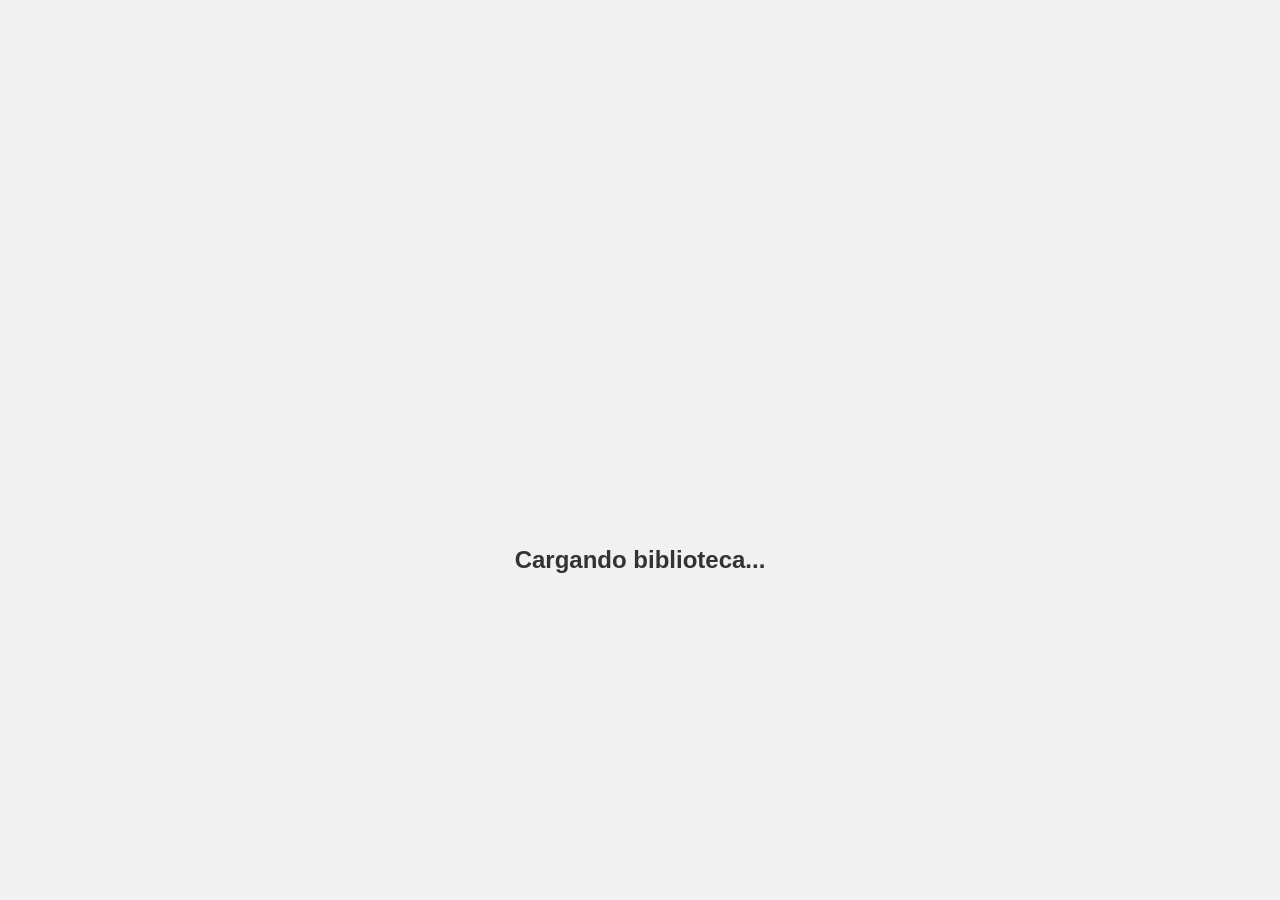
<file: index.html>
<!DOCTYPE html>
<html lang="es">
<head>
    <meta charset="UTF-8">
    <meta name="viewport" content="width=device-width, initial-scale=1.0">
    <title>Cargando...</title>
    <link rel="icon" type="image/png" href="../assets/img/Book&Bugs_Logo.png" />
    <link rel="stylesheet" href="view/assets/css/loading.css">
</head>
<body>

    <div class="flight-path">
        
        <div class="book-container b1">
            <div class="book">
                <div class="page left"></div>
                <div class="page right"></div>
            </div>
        </div>

        <div class="book-container b2">
            <div class="book">
                <div class="page left"></div>
                <div class="page right"></div>
            </div>
        </div>

        <div class="book-container b3">
            <div class="book">
                <div class="page left"></div>
                <div class="page right"></div>
            </div>
        </div>

    </div>

    <div class="loading-text">Cargando biblioteca...</div>

    <script>
        document.addEventListener("DOMContentLoaded", () => {
            setTimeout(() => {
                window.location.href = "view/html/main.html"; 
            }, 4000); 
        });
    </script>

</body>
</html>
</file>
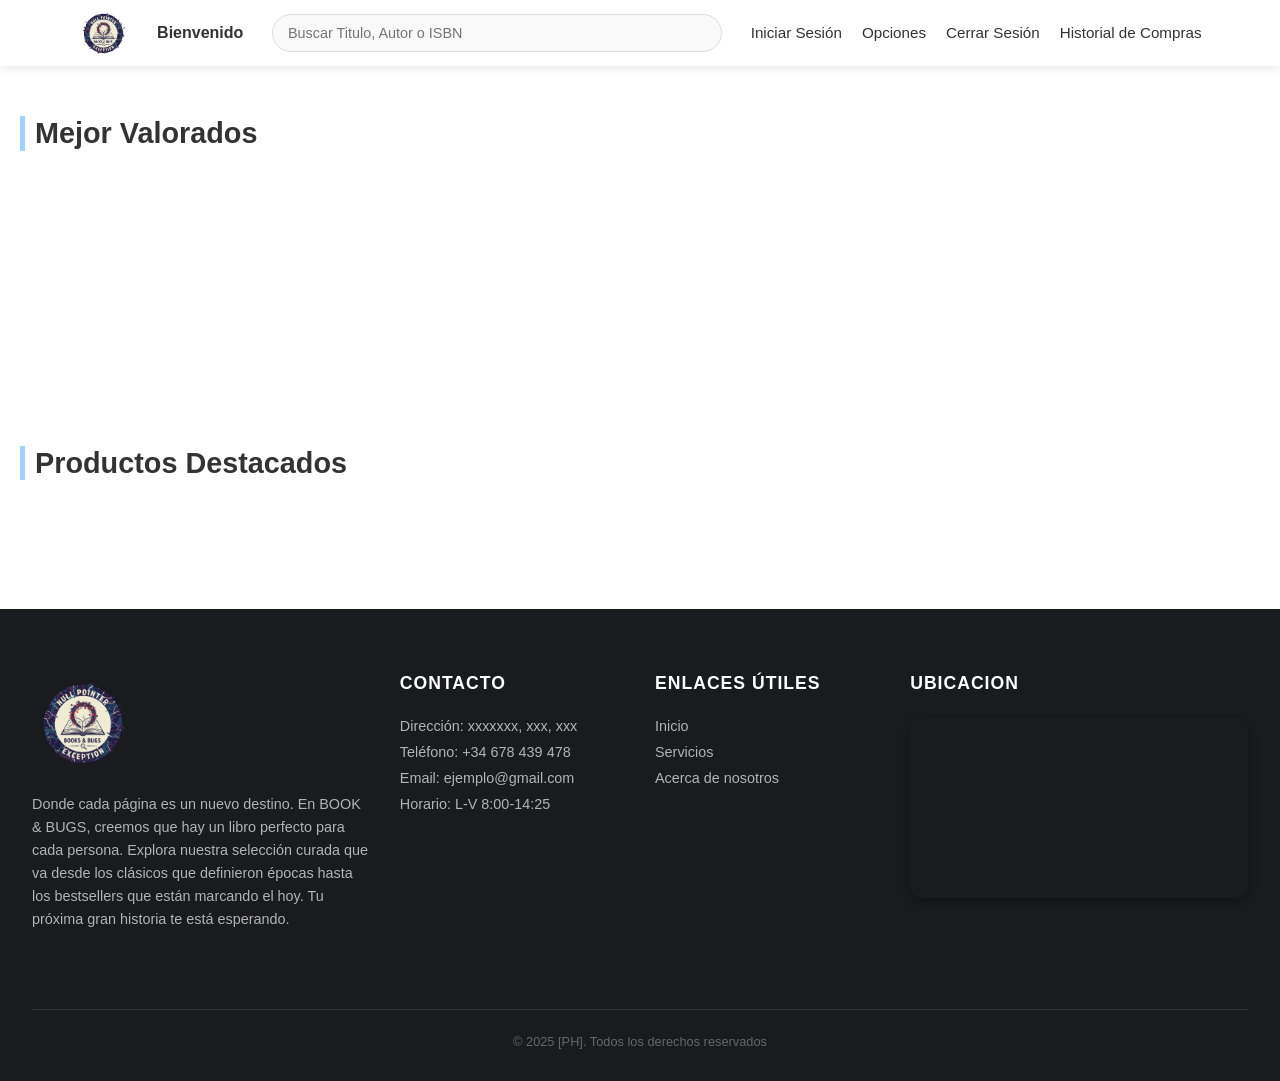
<file: view/html/bookOptions.html>
<!DOCTYPE html>
<html lang="es">

<head>
  <meta charset="UTF-8">
  <title>Gestión de Libros</title>
  <link rel="icon" type="image/png" href="../assets/img/Book&Bugs_Logo.png" />
  <link rel="stylesheet" href="../assets/css/bookOptions.css">
  <link rel="stylesheet" href="../assets/css/style.css">
</head>

<body>
  <!-- Inicio: cabecera comun -->
  <header class="main-header">
    <nav class="nav-container">
      <a href="main.html" class="logo-link">
        <img src="../assets/img/Book&Bugs_Logo.png" alt="Logo" class="logo">
      </a>

      <div class="welcome-text">Bienvenido</div>

      <div class="search-group">
        <form id="searchForm">
          <input type="text" id="search-input" placeholder="Buscar Titulo, Autor o ISBN" autocomplete="off">
          <div id="suggestionsList" class="suggestions-list"></div>
        </form>
        <button class="search-clear-btn" id="clearBtn" aria-label="Limpiar búsqueda">x</button>
      </div>

      <ul class="nav-menu">
        <li><a href="login.html" class="nav-link">Iniciar Sesión</a></li>
        <li><a href="#" class="nav-link" id="opcionesLink">Opciones</a></li>
        <li><a href="#" class="nav-link" id="btnLogout">Cerrar Sesión</a></li>
        <li><a href="ordersHistory.html" class="nav-link">Historial de Compras</a></li>
      </ul>
    </nav>
  </header>
  <!-- Fin: cabecera comun -->
  <!-- Inicio: opciones de libros -->
  <main class="books-page">


    <div class="books-actions">
      <a href="crudBook.html?mode=create" class="book-btn add">Añadir Libro</a>
      <a href="crudBook.html?mode=edit" class="book-btn edit">Modificar Libro</a>

    </div>

  </main>
  <!-- Fin: opciones de libros -->
  <!-- Inicio: footer comun -->
  <footer>
    <div class="brand-col">
      <img src="../assets/img/Book&Bugs_Logo.png" alt="Logo" width="100">
      <p class="desc">
       Donde cada página es un nuevo destino. En BOOK & BUGS, creemos que hay un libro perfecto para cada persona. Explora nuestra selección curada que va desde los clásicos que definieron épocas hasta los bestsellers que están marcando el hoy. Tu próxima gran historia te está esperando.
      </p>
    </div>
    <ul class="footerList">
      <li class="listTitle">Contacto</li>
      <li>Dirección: xxxxxxx, xxx, xxx</li>
      <li>Teléfono: +34 678 439 478</li>
      <li>Email: ejemplo@gmail.com</li>
      <li>Horario: L-V 8:00-14:25</li>
    </ul>
    <ul id="footerLink">
      <li class="listTitle">Enlaces útiles</li>
      <li>Inicio</li>
      <li>Servicios</li>
      <li>Acerca de nosotros</li>
    </ul>
    <div class="map">
      <p class="listTitle">Ubicacion</p>
      <iframe
        src="https://www.google.com/maps/embed?pb=!1m18!1m12!1m3!1d2903.4665578500917!2d-2.9767551238415364!3d43.30449177112096!2m3!1f0!2f0!3f0!3m2!1i1024!2i768!4f13.1!3m3!1m2!1s0xd4e5a896ea04725%3A0x42b47eab7fd92f60!2sC.%20Tartanga%2C%204%2C%2048950%20Erandio%2C%20Vizcaya!5e0!3m2!1ses!2ses!4v1761209636743!5m2!1ses!2ses"
        width="300" height="200" style="border: 0" allowfullscreen="" loading="lazy"
        referrerpolicy="no-referrer-when-downgrade"></iframe>
    </div>
    <p class="copyright">© 2025 [PH]. Todos los derechos reservados</p>
  </footer>
  <!-- Fin: footer comun -->
  <!-- Inicio: comprobacion de admin -->
<script type="module">
        import { checkSession, currentUser, logout } from '../assets/js/session.js';
        import { loadHeader,loadFooter } from '../assets/js/header.js';

        document.addEventListener('DOMContentLoaded', async () => {
            // Verificar que sea admin
            await checkSession();
            if (!currentUser || currentUser.role !== 'admin') {
                window.location.href = 'main.html';
                return;
            }
            const btnLogoutNav = document.getElementById('btnLogoutNav');
            if(btnLogoutNav) {
                btnLogoutNav.addEventListener('click', (e) => {
                    e.preventDefault();
                    logout();
                });
            }
            await loadHeader("bookOptions");
            await loadFooter();
        });
    </script>
  <!-- Fin: comprobacion de admin -->
</body>

</html>
</file>
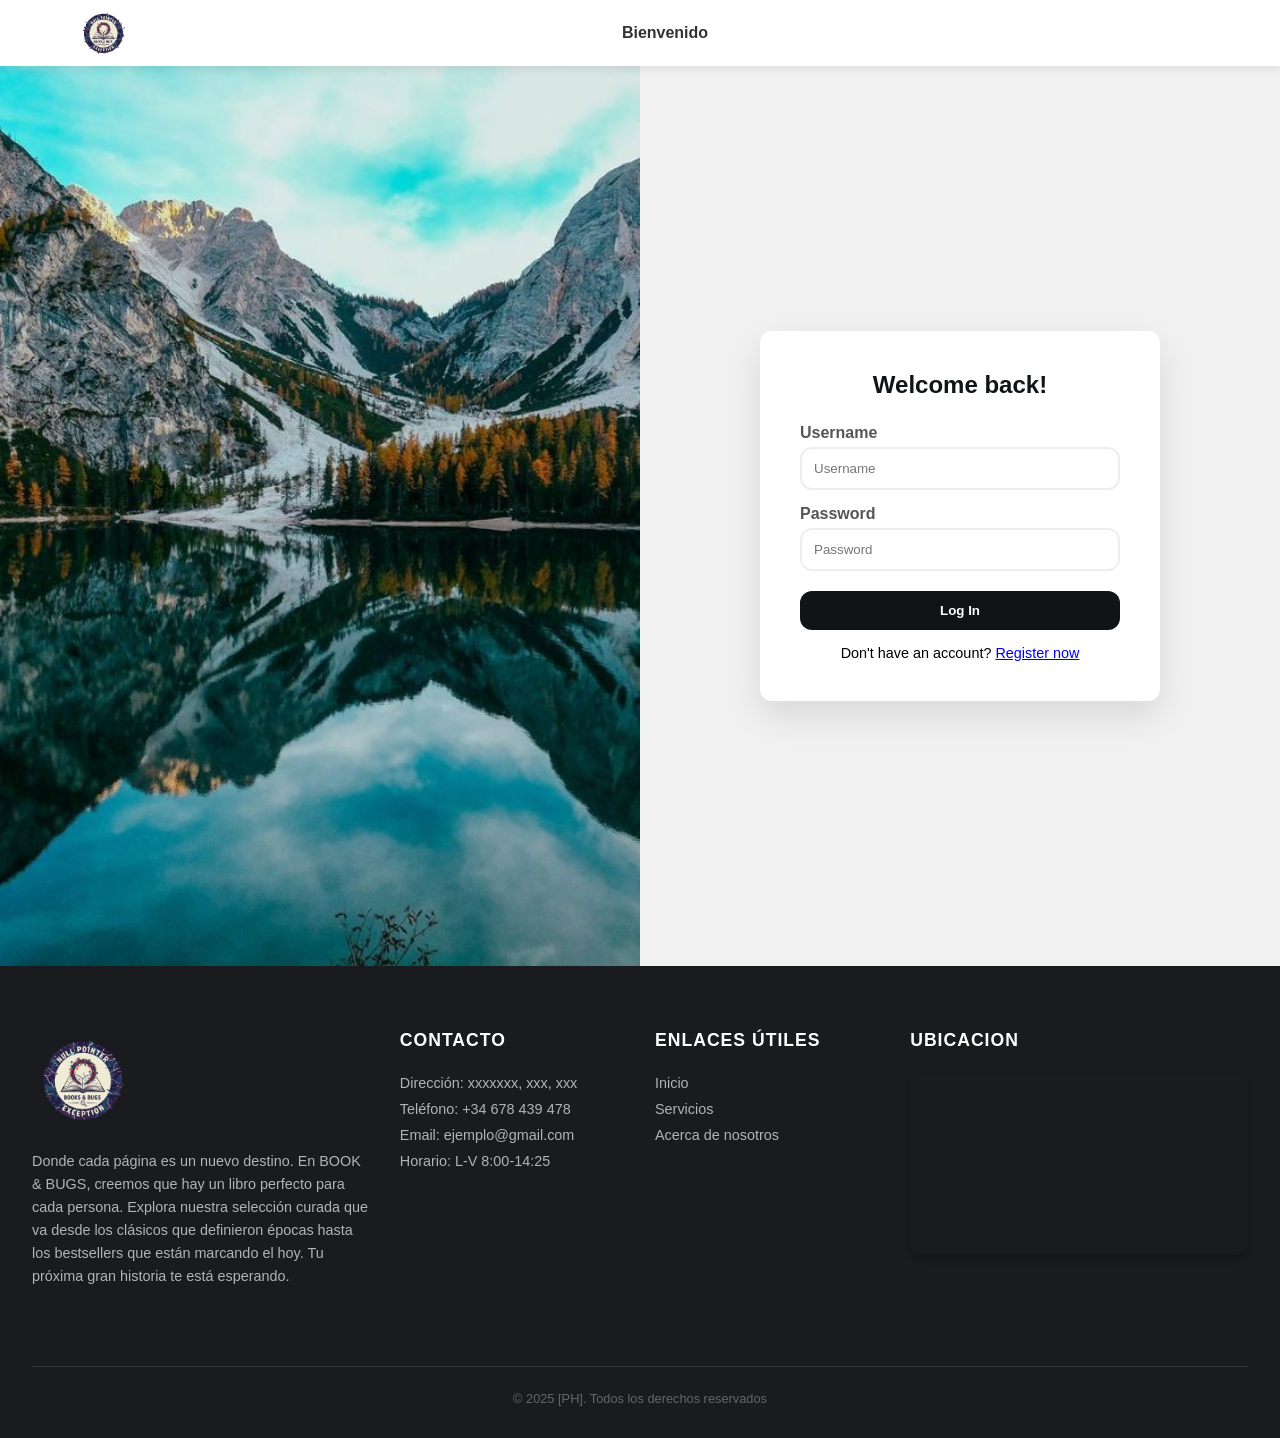
<file: view/html/configProfile.html>
<!DOCTYPE html>
<html lang="es">

<head class="headHome">
  <meta charset="UTF-8" />
  <meta name="viewport" content="width=device-width, initial-scale=1.0" />
  <meta name="description" content="Librería online para gestionar, buscar y comentar libros.">
  <title>Configuración de Perfil</title>
  <link rel="icon" type="image/png" href="../assets/img/Book&Bugs_Logo.png" />
  <link rel="stylesheet" href="../assets/css/configProfile.css" />
  <link rel="stylesheet" href="../assets/css/style.css" />
  <script type="module" src="../assets/js/configProfile.js"></script>
</head>

<body>
  <!-- Inicio: cabecera comun -->
  <header class="main-header">
    <nav class="nav-container">
      <a href="main.html" class="logo-link">
        <img src="../assets/img/Book&Bugs_Logo.png" alt="Logo" class="logo">
      </a>

      <div class="welcome-text">Bienvenido</div>

      <div class="search-group">
        <form id="searchForm">
          <input type="text" id="search-input" placeholder="Buscar Título, Autor o ISBN" autocomplete="off">
          <div id="suggestionsList" class="suggestions-list"></div>
        </form>
        <button class="search-clear-btn" id="clearBtn" aria-label="Limpiar búsqueda">x</button>
      </div>

      <ul class="nav-menu">
        <li><a href="login.html" class="nav-link">Iniciar Sesión</a></li>
        <li><a href="#" class="nav-link" id="opcionesLink">Opciones</a></li>
        <li><a href="#" class="nav-link" id="btnLogout">Cerrar Sesión</a></li>
        <li><a href="ordersHistory.html" class="nav-link">Historial de Compras</a></li>
      </ul>
    </nav>
  </header>
  <!-- Fin: cabecera comun -->

  <main class="mainHome">
    <!-- Inicio: bloque de perfil propio -->
    <section class="hero-section">
      <img src="../assets/img/mountainHorizontal.jpg" alt="Photo of mountains" class="mainPic" />

      <aside class="saveDataBox">
        <h1>Prepara tus datos para el próximo viaje</h1>
        <div class="buttons">
          <button id="adjustData" class="adjustData">Ajustar mis datos</button>
        </div>
      </aside>
    </section>
    <!-- Fin: bloque de perfil propio -->

    <!-- Inicio: tabla de usuarios para admin -->
    <div id="adminPanelSection" class="adminPanelSection">
      <div class="adminPanelContainer">
        <div class="panelHeader">
          <h2>Gestión de Usuarios</h2>
        </div>

        <table class="adminTable" id="adminTable">
          <thead>
            <tr class="adminTableHead">
              <th>Usuario</th>
              <th>Nombre Completo</th>
              <th>Email</th>
              <th>Acciones</th>
            </tr>
          </thead>
          <tbody id="adminTableBody">
          </tbody>
        </table>
        <template id="userRowTemplate">
          <tr>
            <td class="col-username"></td>
            <td class="col-fullname"></td>
            <td class="col-email"></td>
            <td class="col-actions" style="display: flex; gap: 10px;">
              <button class="saveBtn btn-edit" style="padding: 5px 10px; font-size: 0.9rem;">Editar</button>
              <button class="deleteBtn btn-delete"
                style="padding: 5px 10px; font-size: 0.9rem; color: #d9534f; border-color: #d9534f;">Borrar</button>
            </td>
          </tr>
        </template>
      </div>
    </div>
    <!-- Fin: tabla de usuarios para admin -->

    <!-- Inicio: modal para editar usuario -->
    <div id="modifyUserPopupAdmin" class="modal-overlay">
      <div class="popupCard">
        <button type="button" class="close-card-btn" id="closeUserModal">×</button>

        <h2 class="form-title">Editar Usuario</h2>
        <form class="profileForm" id="profileFormUser">
          <div class="form-grid">
            <div class="form-floating"><input type="text" id="firstNameUser" placeholder=" " /><label
                for="firstNameUser">Nombre</label></div>
            <div class="form-floating"><input type="text" id="lastNameUser" placeholder=" " /><label
                for="lastNameUser">Apellido</label></div>
            <div class="form-floating full-width"><input type="email" id="emailUser" placeholder=" " /><label
                for="emailUser">Email</label></div>
            <div class="form-floating"><input type="text" id="usernameUser" placeholder=" " disabled /><label
                for="usernameUser">Usuario</label></div>

            <button type="button" id="changePwdBtn" class="changePwdBtn">Cambiar Contraseña</button>

            <div class="form-floating"><input type="tel" id="phoneUser" placeholder=" " /><label
                for="phoneUser">Teléfono</label></div>
            <div class="form-floating">
              <select id="genderUser">
                <option value="Man">Hombre</option>
                <option value="Female">Mujer</option>
                <option value="Other">Otro</option>
              </select>
              <label for="genderUser">Género</label>
            </div>
            <div class="full-width" id="cardFieldContainer">
              <div class="form-floating">
                <input type="text" id="cardNumberUser" placeholder=" " />
                <label for="cardNumberUser">Número de Tarjeta</label>
              </div>
              <span id="cardHelpUser" class="card-help"></span>
            </div>
            <div class="form-floating full-width"><input type="text" id="directionUser" placeholder=" " /><label
                for="directionUser">Dirección</label></div>
          </div>

          <div class="actions">
            <button id="deleteBtn" class="deleteBtn" type="button">Eliminar Cuenta</button>
            <button class="saveBtn" type="button" id="saveBtnUser">Guardar Cambios</button>
          </div>
        </form>
      </div>
    </div>
    <!-- Fin: modal para editar usuario -->

    <!-- Inicio: modal para editar administrador -->
    <div id="modifyAdminPopup" class="modal-overlay">
      <div class="popupCard">
        <button type="button" class="close-card-btn" id="closeAdminModal">×</button>

        <h2 class="form-title">Editar Administrador</h2>
        <form class="profileForm" id="profileFormAdmin">
          <div class="form-grid">
            <div class="form-floating"><input type="text" id="firstNameAdmin" placeholder=" " /><label
                for="firstNameAdmin">Nombre</label></div>
            <div class="form-floating"><input type="text" id="lastNameAdmin" placeholder=" " /><label
                for="lastNameAdmin">Apellido</label></div>
            <div class="form-floating full-width"><input type="email" id="emailAdmin" placeholder=" " /><label
                for="emailAdmin">Email</label></div>
            <div class="form-floating"><input type="text" id="usernameAdmin" placeholder=" " disabled /><label
                for="usernameAdmin">Usuario</label></div>

            <button type="button" id="changePwdBtnAdmin" class="changePwdBtn">Cambiar Contraseña Admin</button>

            <div class="form-floating"><input type="number" id="phoneAdmin" placeholder=" " /><label
                for="phoneAdmin">Teléfono</label></div>
            <div class="form-floating"><input type="tel" id="profileCodeAdmin" placeholder=" " disabled /><label
                for="profileCodeAdmin">Código Perfil</label></div>
            <div class="form-floating full-width"><input type="text" id="currentAccountAdmin" placeholder=" " /><label
                for="currentAccountAdmin">Cuenta Bancaria</label></div>
          </div>

          <div class="actions">
            <button id="saveBtnAdmin" class="saveBtn" type="button">Guardar Cambios</button>
          </div>
        </form>
      </div>
    </div>
    <!-- Fin: modal para editar administrador -->

    <!-- Inicio: cambio de contrasena -->
    <dialog id="verifyPasswordModal" class="changePasswordModal modal-dialog small-modal" closedby="any">
      <button type="button" class="close-pass-btn">×</button>
      <h2>Control de Seguridad</h2>
      <p class="modal-desc">Por seguridad, introduce tu contraseña actual.</p>
      <form id="verifyPasswordForm">
        <div class="form-floating full-width">
          <input type="password" id="verifyCurrentPassword" required placeholder=" " />
          <label for="verifyCurrentPassword">Contraseña Actual</label>
        </div>
        <div class="actions modal-actions">
          <button type="button" class="deleteBtn">Cancelar</button>
          <button type="submit" class="saveBtn">Siguiente</button>
        </div>
      </form>
    </dialog>

    <dialog id="changePasswordModal" class="changePasswordModal modal-dialog small-modal" closedby="any">
      <button type="button" class="close-pass-btn">×</button>
      <h2>Cambiar Contraseña</h2>
      <form id="changePasswordForm">
        <div class="form-floating full-width" style="margin-bottom:20px;">
          <input type="password" id="newPassword" required placeholder=" " />
          <label for="newPassword">Nueva Contraseña</label>
        </div>
        <div class="form-floating full-width">
          <input type="password" id="confirmNewPassword" required placeholder=" " />
          <label for="confirmNewPassword">Confirmar Contraseña</label>
        </div>
        <div class="actions modal-actions">
          <button type="submit" class="saveBtn full-width-btn">Confirmar</button>
        </div>
      </form>
    </dialog>
    <!-- Fin: cambio de contrasena -->
  </main>

  <!-- Inicio: footer comun -->
  <footer>
    <div class="brand-col">
      <img src="../assets/img/Book&Bugs_Logo.png" alt="Logo" width="100">
      <p class="desc">
        Donde cada página es un nuevo destino. En BOOK & BUGS, creemos que hay un libro perfecto para cada persona.
        Explora nuestra selección curada que va desde los clásicos que definieron épocas hasta los bestsellers que están
        marcando el hoy. Tu próxima gran historia te está esperando.
      </p>
    </div>
    <ul class="footerList">
      <li class="listTitle">Contacto</li>
      <li>Dirección: xxxxxxx, xxx, xxx</li>
      <li>Teléfono: +34 678 439 478</li>
      <li>Email: ejemplo@gmail.com</li>
      <li>Horario: L-V 8:00-14:25</li>
    </ul>
    <ul id="footerLink">
      <li class="listTitle">Enlaces útiles</li>
      <li>Inicio</li>
      <li>Servicios</li>
      <li>Acerca de nosotros</li>
    </ul>
    <div class="map">
      <p class="listTitle">Ubicacion</p>
      <iframe
        src="https://www.google.com/maps/embed?pb=!1m18!1m12!1m3!1d2903.4665578500917!2d-2.9767551238415364!3d43.30449177112096!2m3!1f0!2f0!3f0!3m2!1i1024!2i768!4f13.1!3m3!1m2!1s0xd4e5a896ea04725%3A0x42b47eab7fd92f60!2sC.%20Tartanga%2C%204%2C%2048950%20Erandio%2C%20Vizcaya!5e0!3m2!1ses!2ses!4v1761209636743!5m2!1ses!2ses"
        width="300" height="200" style="border: 0" allowfullscreen="" loading="lazy"
        referrerpolicy="no-referrer-when-downgrade"></iframe>
    </div>
    <p class="copyright">© 2025 [PH]. Todos los derechos reservados</p>
  </footer>
  <!-- Fin: footer comun -->
</body>

</html>
</file>
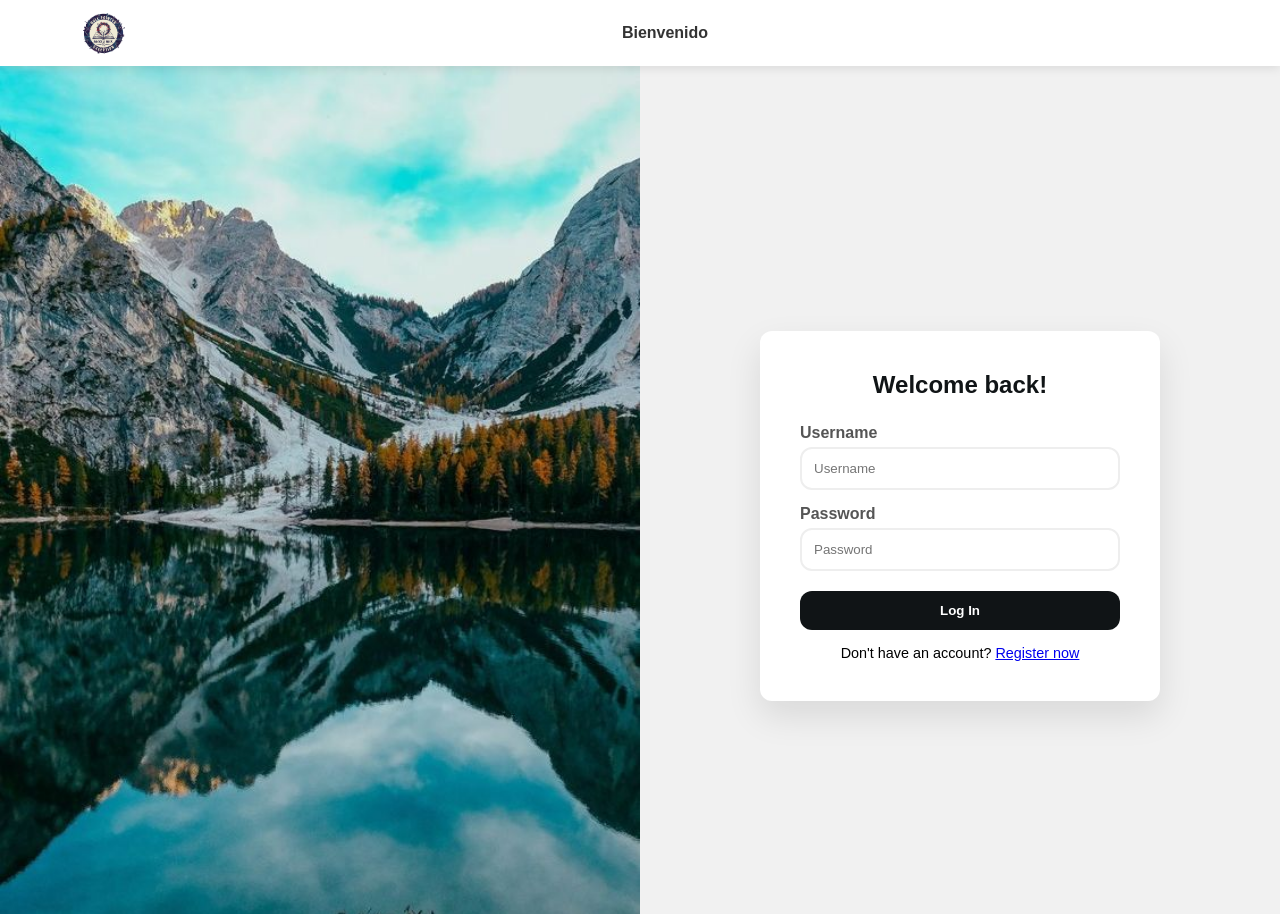
<file: view/html/crudBook.html>
<!DOCTYPE html>
<html lang="es">

<head>
    <meta charset="UTF-8">
    <meta name="viewport" content="width=device-width, initial-scale=1.0">
    <title>Gestión de Libros | Book & Bugs</title>
    <link rel="icon" type="image/png" href="../assets/img/Book&Bugs_Logo.png">

    <link rel="stylesheet" href="../assets/css/style.css">
    <link rel="stylesheet" href="../assets/css/crudBook.css">

    <script type="module" src="../assets/js/crudBook.js"></script>
</head>

<body style="display: none;">

    <!-- Inicio: cabecera de administracion -->
    <header class="main-header">
        <nav class="nav-container">
            <a href="main.html" class="logo-link">
                <img src="../assets/img/Book&Bugs_Logo.png" alt="Logo" class="logo">
            </a>
            <div class="welcome-text">Panel de Administración</div>
            <ul class="nav-menu">
                <li><a href="main.html" class="nav-link">Inicio</a></li>
                <li><a href="bookOptions.html" class="nav-link">Volver</a></li>
            </ul>
        </nav>
    </header>
    <!-- Fin: cabecera de administracion -->

    <!-- Inicio: formulario de libro -->
    <main class="main-content">
        <h1 id="pageTitle" class="page-title">Gestión de Libros</h1>

        <section id="searchSection" class="search-section">
            <label for="searchIsbn">Seleccione el libro a editar:</label>
            <div class="search-group">
                <select id="searchIsbn" class="search-select">
                    <option value="">Cargando catálogo...</option>
                </select>
                <button id="btnSearch" class="btn-search">Cargar Datos</button>
            </div>
            <p id="searchMessage" class="search-msg"></p>
        </section>

        <section class="form-section">
            <form id="bookForm" enctype="multipart/form-data">
                <div class="form-grid">

                    <div class="input-group">
                        <label for="isbn">ISBN (13 dígitos)</label>
                        <input type="text" id="isbn" name="isbn" required placeholder="Ej: 9781234567890"
                            maxlength="13">
                    </div>

                    <div class="input-group">
                        <label for="title">Título</label>
                        <input type="text" id="title" name="title" required>
                    </div>

                    <div class="input-group">
                        <label for="authorName">Nombre Autor</label>
                        <input type="text" id="authorName" name="authorName" required>
                    </div>

                    <div class="input-group">
                        <label for="authorSurname">Apellido Autor</label>
                        <input type="text" id="authorSurname" name="authorSurname" required>
                    </div>

                    <div class="input-group">
                        <label for="editorial">Editorial</label>
                        <input type="text" id="editorial" name="editorial" required>
                    </div>

                    <div class="input-group small">
                        <label for="pages">Páginas</label>
                        <input type="number" id="pages" name="pages" required min="1">
                    </div>

                    <div class="input-group small">
                        <label for="stock">Stock</label>
                        <input type="number" id="stock" name="stock" required min="0">
                    </div>

                    <div class="input-group small">
                        <label for="price">Precio (€)</label>
                        <input type="number" step="0.01" id="price" name="price" required min="0">
                    </div>

                    <div class="input-group full-width">
                        <label for="synopsis">Sinopsis</label>
                        <textarea id="synopsis" name="synopsis" rows="5" required></textarea>
                    </div>

                    <div class="input-group full-width">
                        <label>Portada del Libro</label>
                        <div class="drop-zone" id="dropZone">
                            <span class="drop-zone__prompt">Arrastra la imagen aquí o haz clic para subir</span>
                            <input type="file" name="coverFile" id="coverInput" class="drop-zone__input"
                                accept="image/*">
                        </div>
                        <input type="hidden" id="cover" name="cover">
                    </div>
                </div>

                <div class="actions">
                    <button type="submit" id="actionBtn" class="action-btn">Guardar Libro</button>
                </div>
            </form>
        </section>
    </main>
    <!-- Fin: formulario de libro -->

    <!-- Inicio: aviso de requisitos -->
    <dialog id="requirementsDialog" class="requirements-dialog">
        <div class="dialog-header">
         Atención: Datos Incorrectos
        </div>
        <div class="dialog-body">
            <p>Por favor, revisa los siguientes requisitos antes de guardar:</p>
            <ul class="requirements-list">
                <li><strong>ISBN:</strong> Debe tener exactamente 13 números (sin guiones ni letras).</li>
                <li><strong>Título y Autor:</strong> No pueden estar vacíos.</li>
                <li><strong>Valores Numéricos:</strong> Precio, Páginas y Stock deben ser positivos.</li>
                <li><strong>Sinopsis:</strong> Es obligatoria.</li>
            </ul>
        </div>
        <div class="dialog-footer">
            <button id="closeDialogBtn" class="btn-close-dialog" type="button">Entendido</button>
        </div>
    </dialog>
    <!-- Fin: aviso de requisitos -->

    <!-- Inicio: footer comun -->
    <footer>
        <div class="brand-col">
            <img src="../assets/img/Book&Bugs_Logo.png" alt="Logo" width="100">
            <p class="desc">
                Donde cada página es un nuevo destino. En BOOK & BUGS, creemos que hay un libro perfecto para cada
                persona. Explora nuestra selección curada que va desde los clásicos que definieron épocas hasta los
                bestsellers que están marcando el hoy. Tu próxima gran historia te está esperando.
            </p>
        </div>
        <ul class="footerList">
            <li class="listTitle">Contacto</li>
            <li>Dirección: xxxxxxx, xxx, xxx</li>
            <li>Teléfono: +34 678 439 478</li>
            <li>Email: ejemplo@gmail.com</li>
            <li>Horario: L-V 8:00-14:25</li>
        </ul>
        <ul id="footerLink">
            <li class="listTitle">Enlaces útiles</li>
            <li>Inicio</li>
            <li>Servicios</li>
            <li>Acerca de nosotros</li>
        </ul>
        <div class="map">
            <p class="listTitle">Ubicacion</p>
            <iframe
                src="https://www.google.com/maps/embed?pb=!1m18!1m12!1m3!1d2903.4665578500917!2d-2.9767551238415364!3d43.30449177112096!2m3!1f0!2f0!3f0!3m2!1i1024!2i768!4f13.1!3m3!1m2!1s0xd4e5a896ea04725%3A0x42b47eab7fd92f60!2sC.%20Tartanga%2C%204%2C%2048950%20Erandio%2C%20Vizcaya!5e0!3m2!1ses!2ses!4v1761209636743!5m2!1ses!2ses"
                width="300" height="200" style="border: 0" allowfullscreen="" loading="lazy"
                referrerpolicy="no-referrer-when-downgrade"></iframe>
        </div>
        <p class="copyright">© 2025 [PH]. Todos los derechos reservados</p>
    </footer>
    <!-- Fin: footer comun -->
</body>

</html>
</file>
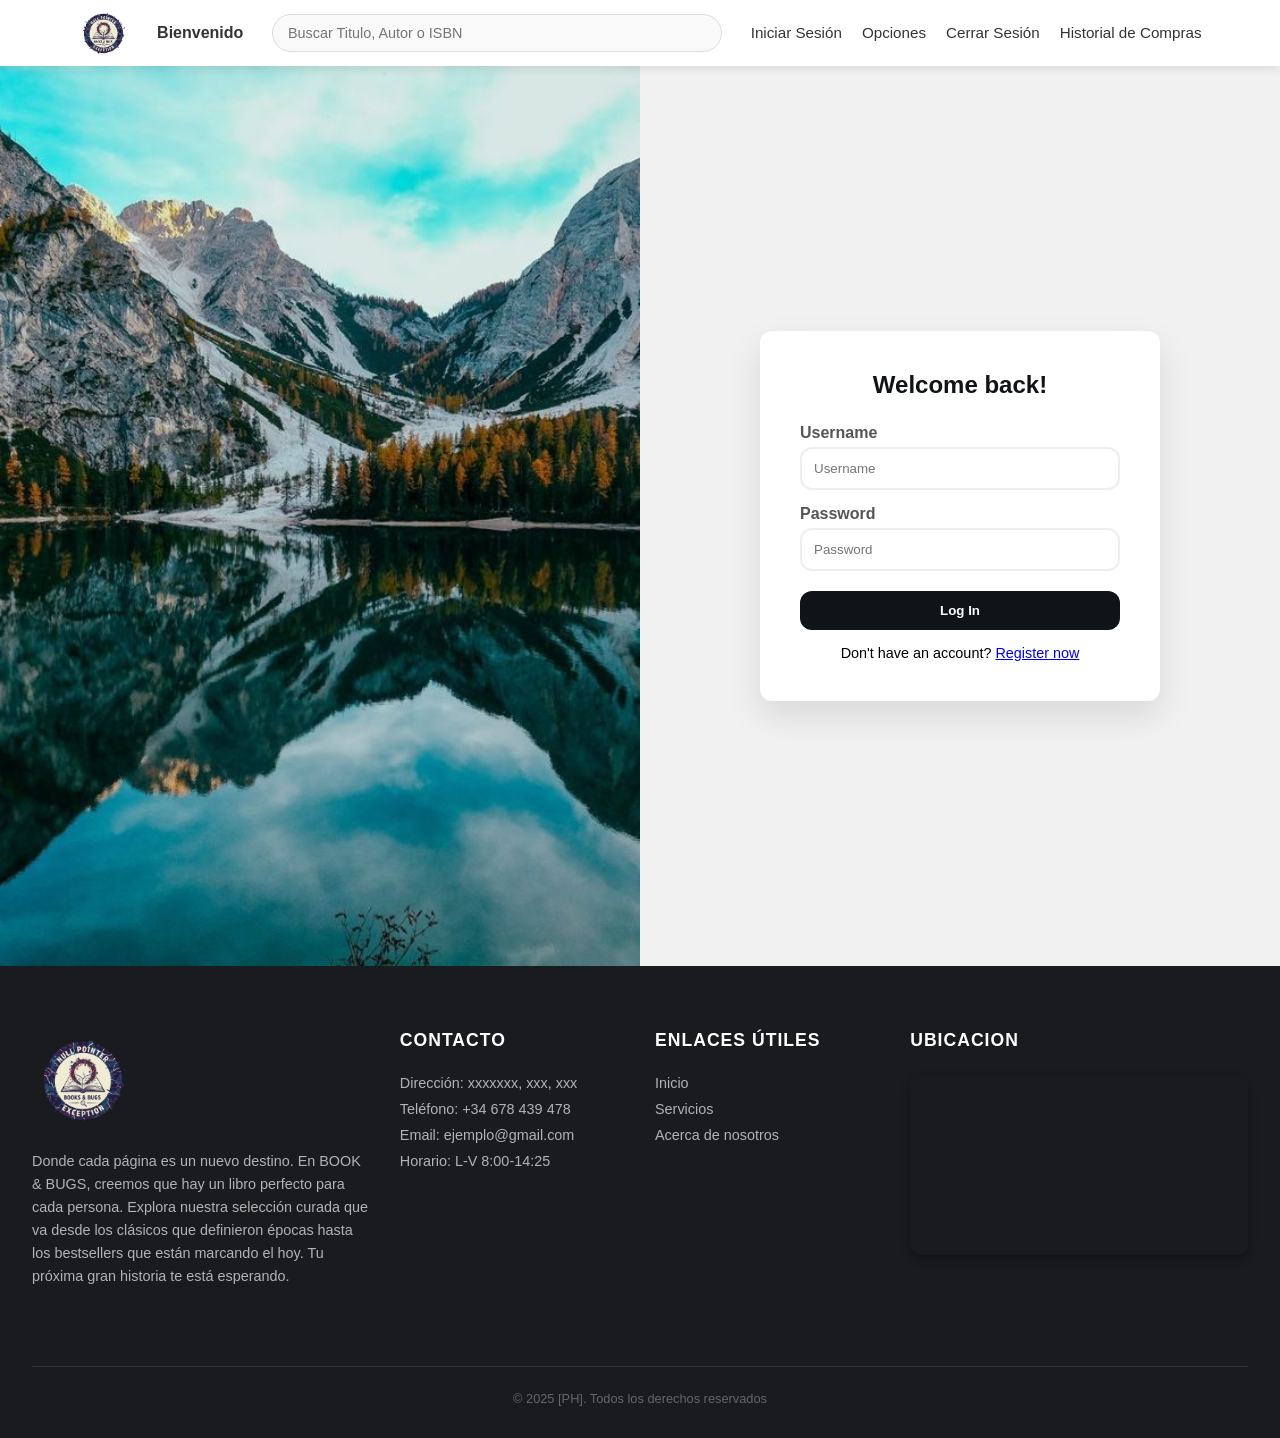
<file: view/html/deleteComment.html>
<!DOCTYPE html>
<html lang="es">

<head>
    <meta charset="UTF-8" />
    <meta name="viewport" content="width=device-width, initial-scale=1.0" />
    <meta name="description" content="Librería online para gestionar, buscar y comentar libros.">
    <title>Book Details</title>
    <link rel="icon" type="image/png" href="../assets/img/Book&Bugs_Logo.png" />
    <link rel="stylesheet" href="../assets/css/style.css" />
    <link rel="stylesheet" href="../assets/css/deleteComment.css" />
    <script type="module" src="../assets/js/listBooksForComments.js"></script>
</head>

<body>
    <!-- Inicio: cabecera comun -->
    <header class="main-header">
        <nav class="nav-container">
            <a href="main.html" class="logo-link">
                <img src="../assets/img/Book&Bugs_Logo.png" alt="Logo" class="logo">
            </a>

            <div class="welcome-text">Bienvenido</div>

            <div class="search-group">
                <form id="searchForm">
                    <input type="text" id="search-input" placeholder="Buscar Titulo, Autor o ISBN" autocomplete="off">
                    <div id="suggestionsList" class="suggestions-list"></div>
                </form>
                <button class="search-clear-btn" id="clearBtn" aria-label="Limpiar búsqueda">x</button>
            </div>

            <ul class="nav-menu">
                <li><a href="login.html" class="nav-link">Iniciar Sesión</a></li>
                <li><a href="#" class="nav-link" id="opcionesLink">Opciones</a></li>
                <li><a href="#" class="nav-link" id="btnLogout">Cerrar Sesión</a></li>
                <li><a href="ordersHistory.html" class="nav-link">Historial de Compras</a></li>
            </ul>
        </nav>
    </header>
    <!-- Fin: cabecera comun -->
    <!-- Inicio: libros con comentarios moderables -->
    <main class="container">
        <h2>Gestión de Libros</h2>

        <div class="table-responsive">
            <table id="booksTable">
                <thead>
                    <tr>
                        <th>Portada</th>
                        <th>Título</th>
                        <th>Acción</th>
                    </tr>
                </thead>
                <tbody id="booksBody">
                </tbody>
            </table>
        </div>
    </main>
    <!-- Fin: libros con comentarios moderables -->
    <!-- Inicio: footer comun -->
    <footer>
    <div class="brand-col">
      <img src="../assets/img/Book&Bugs_Logo.png" alt="Logo" width="100">
      <p class="desc">
       Donde cada página es un nuevo destino. En BOOK & BUGS, creemos que hay un libro perfecto para cada persona. Explora nuestra selección curada que va desde los clásicos que definieron épocas hasta los bestsellers que están marcando el hoy. Tu próxima gran historia te está esperando.
      </p>
    </div>
    <ul class="footerList">
      <li class="listTitle">Contacto</li>
      <li>Dirección: xxxxxxx, xxx, xxx</li>
      <li>Teléfono: +34 678 439 478</li>
      <li>Email: ejemplo@gmail.com</li>
      <li>Horario: L-V 8:00-14:25</li>
    </ul>
    <ul id="footerLink">
      <li class="listTitle">Enlaces útiles</li>
      <li>Inicio</li>
      <li>Servicios</li>
      <li>Acerca de nosotros</li>
    </ul>
    <div class="map">
      <p class="listTitle">Ubicacion</p>
      <iframe
        src="https://www.google.com/maps/embed?pb=!1m18!1m12!1m3!1d2903.4665578500917!2d-2.9767551238415364!3d43.30449177112096!2m3!1f0!2f0!3f0!3m2!1i1024!2i768!4f13.1!3m3!1m2!1s0xd4e5a896ea04725%3A0x42b47eab7fd92f60!2sC.%20Tartanga%2C%204%2C%2048950%20Erandio%2C%20Vizcaya!5e0!3m2!1ses!2ses!4v1761209636743!5m2!1ses!2ses"
        width="300" height="200" style="border: 0" allowfullscreen="" loading="lazy"
        referrerpolicy="no-referrer-when-downgrade"></iframe>
    </div>
    <p class="copyright">© 2025 [PH]. Todos los derechos reservados</p>
  </footer>
    <!-- Fin: footer comun -->

    <!-- Inicio: confirmacion de borrado -->
    <dialog id="myDialog" class="modal-dialog">
        <div class="modal-content">
            <h3 id="dialogTitle">Título</h3>
            <p id="dialogMessage">Mensaje...</p>

            <div class="modal-actions">
                <button id="closeDialogBtn" class="action-btn btn-cancel">Cerrar</button>

                <button id="confirmDialogBtn" class="action-btn">Confirmar</button>
            </div>
        </div>
    </dialog>
    <!-- Fin: confirmacion de borrado -->
</body>

</html>
</file>
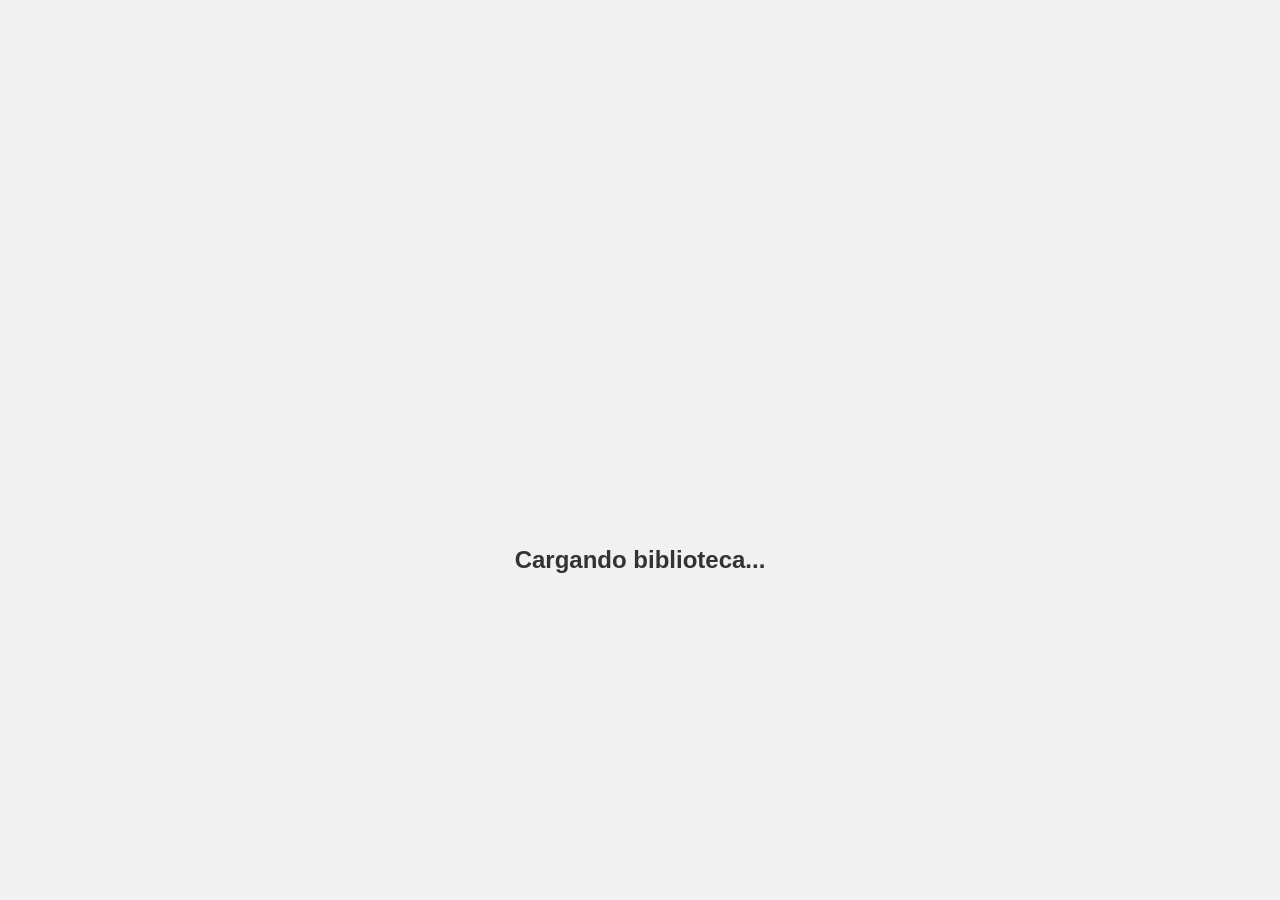
<file: view/html/loading.html>
<!DOCTYPE html>
<html lang="es">
<head>
    <meta charset="UTF-8">
    <meta name="viewport" content="width=device-width, initial-scale=1.0">
    <title>Cargando...</title>
    <link rel="stylesheet" href="../assets/css/loading.css">
</head>
<body>

    <div class="flight-path">
        
        <div class="book-container b1">
            <div class="book">
                <div class="page left"></div>
                <div class="page right"></div>
            </div>
        </div>

        <div class="book-container b2">
            <div class="book">
                <div class="page left"></div>
                <div class="page right"></div>
            </div>
        </div>

        <div class="book-container b3">
            <div class="book">
                <div class="page left"></div>
                <div class="page right"></div>
            </div>
        </div>

    </div>

    <div class="loading-text">Cargando biblioteca...</div>

    <script>
        document.addEventListener("DOMContentLoaded", () => {
            // Aumentamos un poco el tiempo para que pasen todos los libros
            setTimeout(() => {
                window.location.href = "main.html"; 
            }, 4000); 
        });
    </script>

</body>
</html>
</file>
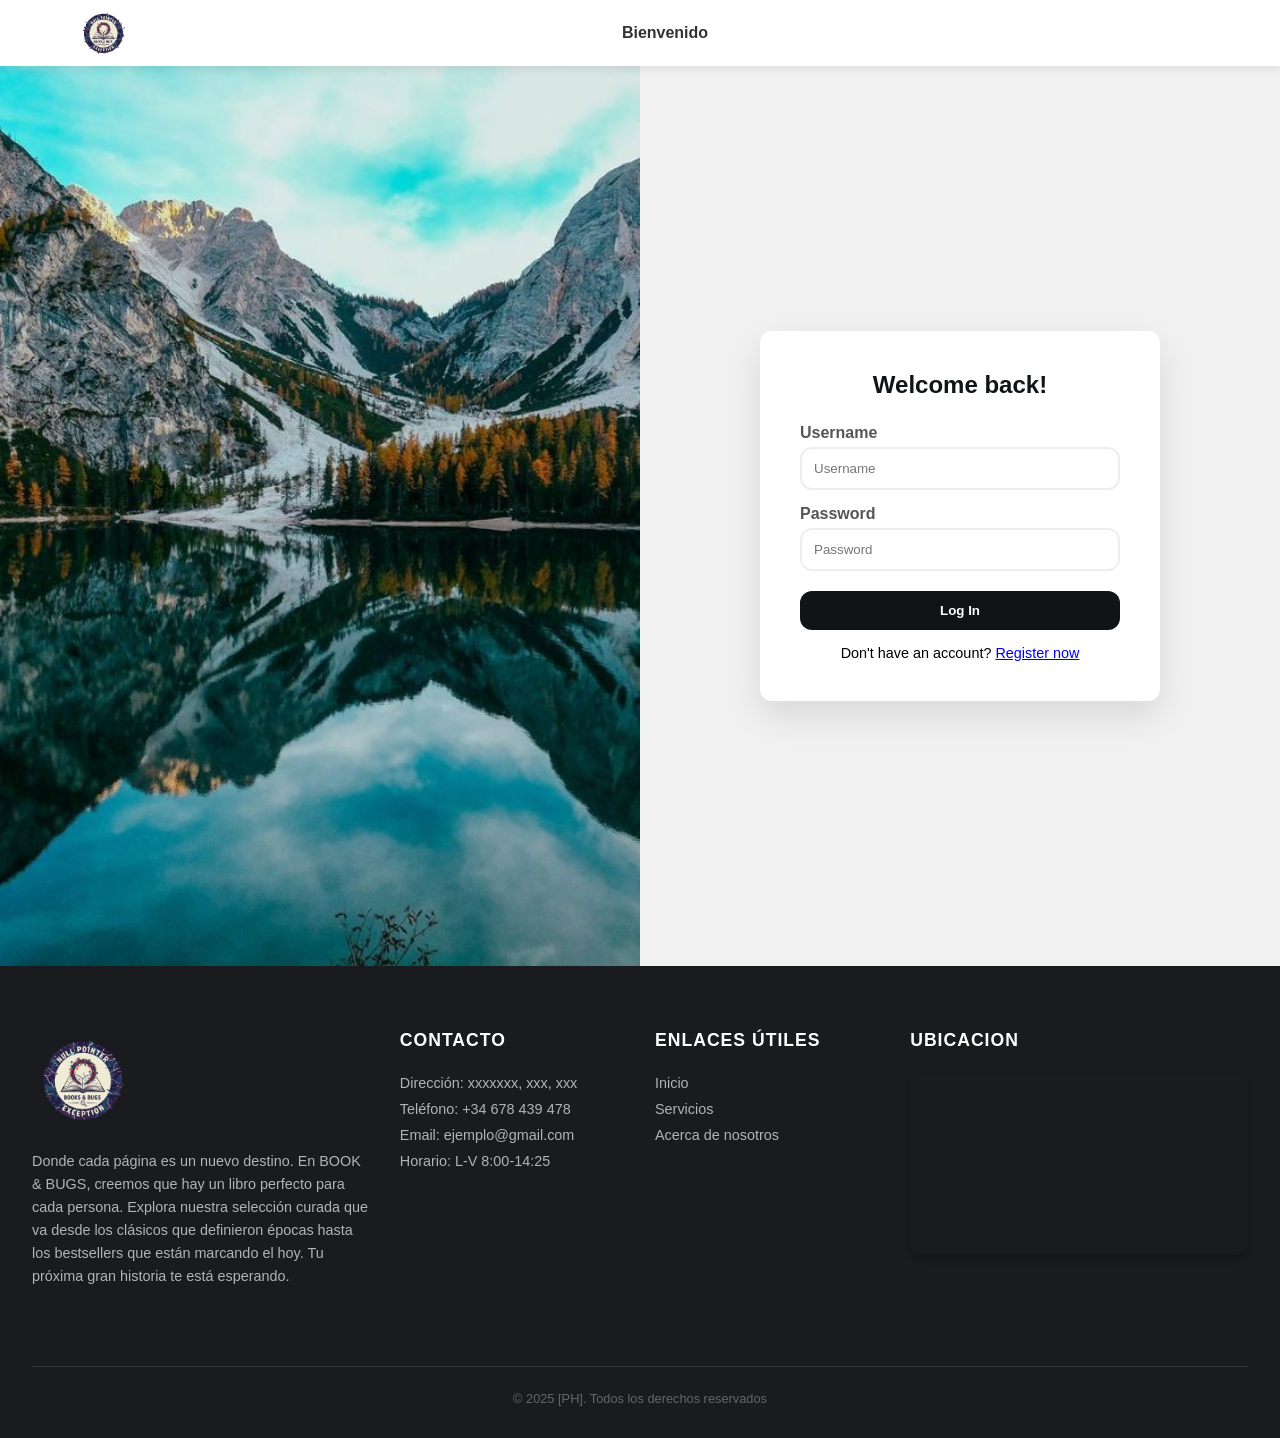
<file: view/html/login.html>
<!DOCTYPE html>
<html lang="es">

<head>
  <meta charset="UTF-8" />
  <meta name="viewport" content="width=device-width, initial-scale=1.0" />
  <meta name="description" content="Librería online para gestionar, buscar y comentar libros.">
  <title>MyWebsite Login</title>
  <link rel="icon" type="image/png" href="../assets/img/Book&Bugs_Logo.png" />
  <link rel="stylesheet" href="../assets/css/loginSingUp.css" />
  <link rel="stylesheet" href="../assets/css/style.css" />
  <script type="module" src="../assets/js/login.js"></script>
</head>

<body>
  <!-- Inicio: cabecera comun -->
  <header class="main-header">
    <nav class="nav-container">
      <a href="main.html" class="logo-link">
        <img src="../assets/img/Book&Bugs_Logo.png" alt="Logo" class="logo">
      </a>

      <div class="welcome-text">Bienvenido</div>

      <div class="search-group">
        <form id="searchForm">
          <input type="text" id="search-input" placeholder="Buscar Titulo, Autor o ISBN" autocomplete="off">
          <div id="suggestionsList" class="suggestions-list"></div>
        </form>
        <button class="search-clear-btn" id="clearBtn" aria-label="Limpiar búsqueda">x</button>
      </div>

      <ul class="nav-menu">
        <li><a href="login.html" class="nav-link">Iniciar Sesión</a></li>
        <li><a href="#" class="nav-link" id="opcionesLink">Opciones</a></li>
        <li><a href="#" class="nav-link" id="btnLogout">Cerrar Sesión</a></li>
        <li><a href="ordersHistory.html" class="nav-link">Historial de Compras</a></li>
      </ul>
    </nav>
  </header>
  <!-- Fin: cabecera comun -->
  <main class="container">
    <!-- Inicio: panel visual -->
    <aside class="leftPanel">
      <img src="../assets/img/mountainVertical.jpg" alt="Imagen de fondo" />
    </aside>
    <!-- Fin: panel visual -->
    <!-- Inicio: formulario de login -->
    <section class="rightPanel">
      <form id="loginForm" class="loginForm">
        <h2>Welcome back!</h2>
        <label for="username">Username</label>
        <input type="text" id="username" name="username" placeholder="Username" required />
        <label for="password">Password</label>
        <input type="password" id="password" name="password" placeholder="Password" required />
        <button type="submit" class="btn btn-primary">Log In</button>

        <p class="registerLink">
          Don't have an account? <a href="singup.html">Register now</a>
        </p>
      </form>
    </section>
    <!-- Fin: formulario de login -->
    <!-- Inicio: aviso de login -->
    <dialog id="statusDialog" closedBy="any">
      <div class="dialog-content">
        <span id="dialogMessage"></span>
        <form method="dialog">
          <button class="btn btn-secondary">OK</button>
        </form>
      </div>
    </dialog>
    <!-- Fin: aviso de login -->
  </main>
  <!-- Inicio: footer comun -->
  <footer>
    <div class="brand-col">
      <img src="../assets/img/Book&Bugs_Logo.png" alt="Logo" width="100">
      <p class="desc">
       Donde cada página es un nuevo destino. En BOOK & BUGS, creemos que hay un libro perfecto para cada persona. Explora nuestra selección curada que va desde los clásicos que definieron épocas hasta los bestsellers que están marcando el hoy. Tu próxima gran historia te está esperando.
      </p>
    </div>
    <ul class="footerList">
      <li class="listTitle">Contacto</li>
      <li>Dirección: xxxxxxx, xxx, xxx</li>
      <li>Teléfono: +34 678 439 478</li>
      <li>Email: ejemplo@gmail.com</li>
      <li>Horario: L-V 8:00-14:25</li>
    </ul>
    <ul id="footerLink">
      <li class="listTitle">Enlaces útiles</li>
      <li>Inicio</li>
      <li>Servicios</li>
      <li>Acerca de nosotros</li>
    </ul>
    <div class="map">
      <p class="listTitle">Ubicacion</p>
      <iframe
        src="https://www.google.com/maps/embed?pb=!1m18!1m12!1m3!1d2903.4665578500917!2d-2.9767551238415364!3d43.30449177112096!2m3!1f0!2f0!3f0!3m2!1i1024!2i768!4f13.1!3m3!1m2!1s0xd4e5a896ea04725%3A0x42b47eab7fd92f60!2sC.%20Tartanga%2C%204%2C%2048950%20Erandio%2C%20Vizcaya!5e0!3m2!1ses!2ses!4v1761209636743!5m2!1ses!2ses"
        width="300" height="200" style="border: 0" allowfullscreen="" loading="lazy"
        referrerpolicy="no-referrer-when-downgrade"></iframe>
    </div>
    <p class="copyright">© 2025 [PH]. Todos los derechos reservados</p>
  </footer>
  <!-- Fin: footer comun -->
</body>

</html>
</file>
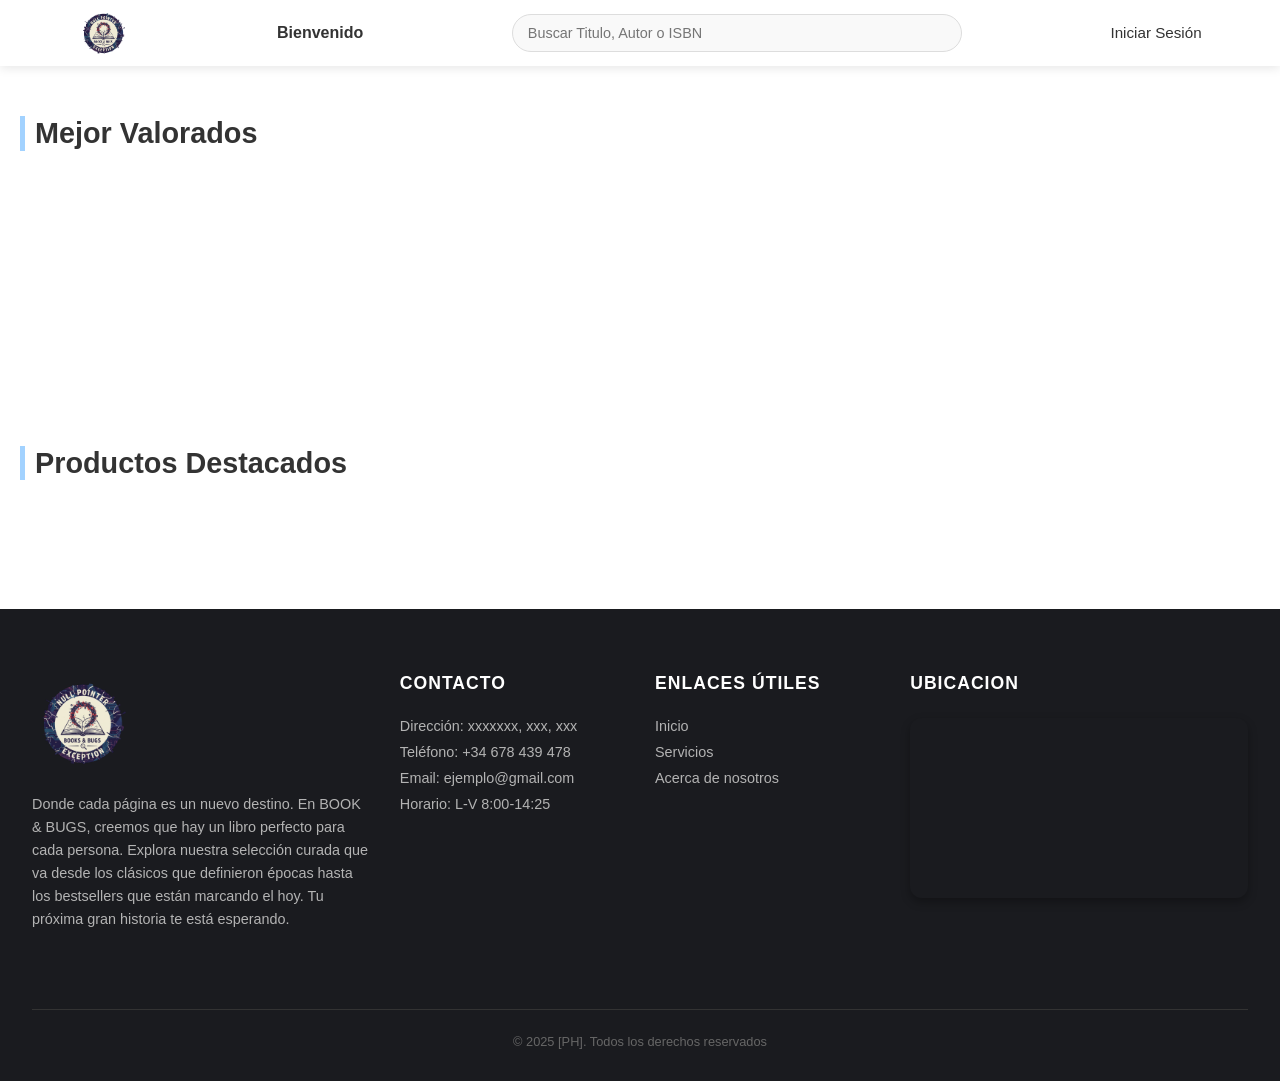
<file: view/html/main.html>
<!DOCTYPE html>
<html lang="es">

<head class="headHome">
  <meta charset="UTF-8" />
  <meta name="viewport" content="width=device-width, initial-scale=1.0" />
  <meta name="description" content="Librería online para gestionar, buscar y comentar libros.">
  <title>Home Page</title>
  <link rel="icon" type="image/png" href="../assets/img/Book&Bugs_Logo.png" />
  <link rel="stylesheet" href="../assets/css/style.css" />
  <link rel="stylesheet" href="../assets/css/main.css" />
  <link rel="stylesheet" href="https://cdnjs.cloudflare.com/ajax/libs/font-awesome/6.4.0/css/all.min.css">
  <script type="module" src="../assets/js/main.js"></script>
</head>

<body>
  <!-- Inicio: cabecera con buscador -->
  <header class="main-header">
    <nav class="nav-container">
      <a href="main.html" class="logo-link">
        <img src="../assets/img/Book&Bugs_Logo.png" alt="Logo" class="logo">
      </a>

      <div class="welcome-text">Bienvenido</div>

      <div class="search-group">
        <form id="searchForm">
          <input type="text" id="search-input" placeholder="Buscar Titulo, Autor o ISBN" autocomplete="off">
          <div id="suggestionsList" class="suggestions-list"></div>
        </form>
        <button class="search-clear-btn" id="clearBtn" aria-label="Limpiar búsqueda">x</button>
      </div>

      <ul class="nav-menu">
        <li><a href="login.html" class="nav-link">Iniciar Sesión</a></li>
        <li><a href="#" class="nav-link" id="opcionesLink">Opciones</a></li>
        <li><a href="#" class="nav-link" id="btnLogout">Cerrar Sesión</a></li>
        <li><a href="ordersHistory.html" class="nav-link">Historial de Compras</a></li>
      </ul>
    </nav>
  </header>
  <!-- Fin: cabecera con buscador -->
  <main>
    <!-- Inicio: resultados de busqueda -->
    <div id="searchSection" hidden>
      <h2 class="main-title">Resultados de la búsqueda</h2>
      <div class="search-books" id="searchResultsContainer"></div>
      <div id="noResultsMessage">
        <p>No se encontraron resultados.</p>
      </div>
    </div>
    <!-- Fin: resultados de busqueda -->
    <!-- Inicio: catalogo de portada -->
    <div id="defaultContent">
      <h1 class="main-title">Mejor Valorados</h1>
      <div class="rating-books" id="ratingBooksContainer">
        <!-- Los productos se cargarán aquí dinámicamente -->
      </div>
      <h2 class="main-title">Productos Destacados</h2>
      <div class="rng-books" id="rngBooksContainer">
        <!-- Los productos se cargarán aquí dinámicamente -->
      </div>
    </div>
    <!-- Fin: catalogo de portada -->
  </main>
  <!-- Inicio: template de tarjeta usado por main.js -->
  <template id="book-card-template">
    <div class="book-card">
      <img src="" alt="Book Cover" class="book-image-card">
      <h2 class="book-title"></h2>
      <p class="book-author"></p>

      <div class="book-rating"></div>

      <p class="book-price"></p>
      <p class="book-stock"></p>
    </div>
  </template>
  <!-- Fin: template de tarjeta usado por main.js -->
  <!-- Inicio: footer comun -->
  <footer>
    <div class="brand-col">
      <img src="../assets/img/Book&Bugs_Logo.png" alt="Logo" width="100">
      <p class="desc">
       Donde cada página es un nuevo destino. En BOOK & BUGS, creemos que hay un libro perfecto para cada persona. Explora nuestra selección curada que va desde los clásicos que definieron épocas hasta los bestsellers que están marcando el hoy. Tu próxima gran historia te está esperando.
      </p>
    </div>
    <ul class="footerList">
      <li class="listTitle">Contacto</li>
      <li>Dirección: xxxxxxx, xxx, xxx</li>
      <li>Teléfono: +34 678 439 478</li>
      <li>Email: ejemplo@gmail.com</li>
      <li>Horario: L-V 8:00-14:25</li>
    </ul>
    <ul id="footerLink">
      <li class="listTitle">Enlaces útiles</li>
      <li>Inicio</li>
      <li>Servicios</li>
      <li>Acerca de nosotros</li>
    </ul>
    <div class="map">
      <p class="listTitle">Ubicacion</p>
      <iframe
        src="https://www.google.com/maps/embed?pb=!1m18!1m12!1m3!1d2903.4665578500917!2d-2.9767551238415364!3d43.30449177112096!2m3!1f0!2f0!3f0!3m2!1i1024!2i768!4f13.1!3m3!1m2!1s0xd4e5a896ea04725%3A0x42b47eab7fd92f60!2sC.%20Tartanga%2C%204%2C%2048950%20Erandio%2C%20Vizcaya!5e0!3m2!1ses!2ses!4v1761209636743!5m2!1ses!2ses"
        width="300" height="200" style="border: 0" allowfullscreen="" loading="lazy"
        referrerpolicy="no-referrer-when-downgrade"></iframe>
    </div>
    <p class="copyright">© 2025 [PH]. Todos los derechos reservados</p>
  </footer>
  <!-- Fin: footer comun -->
</body>

</html>
</file>
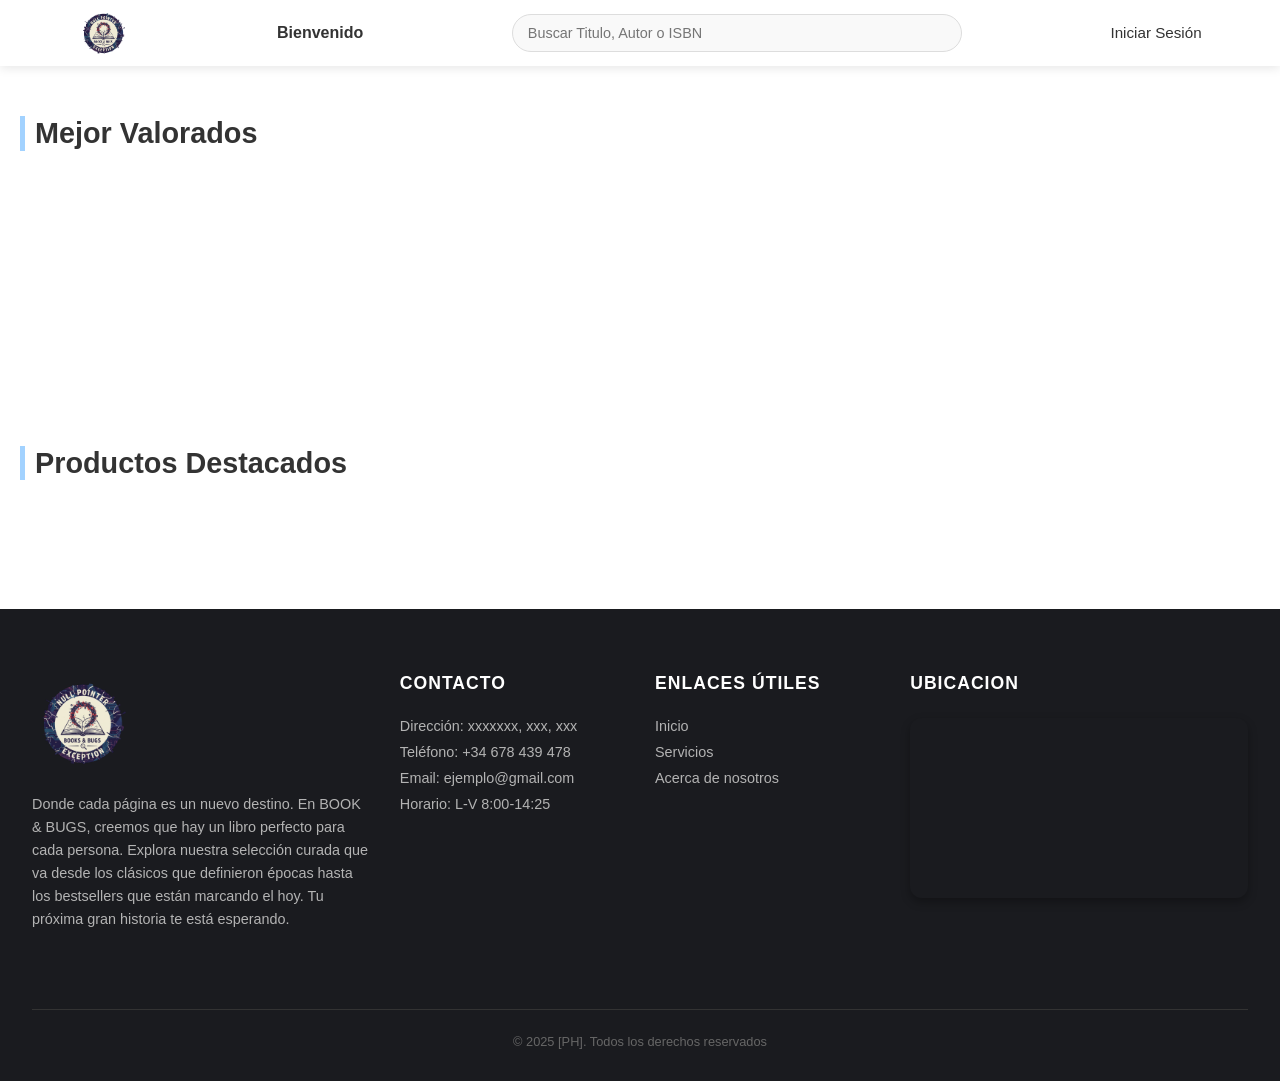
<file: view/html/opcAdmin.html>
<!DOCTYPE html>
<html lang="es">

<head>
  <meta charset="utf-8">
  <meta name="viewport" content="width=device-width, initial-scale=1.0">
  <link rel="stylesheet" href="../assets/css/style.css" />
  <link rel="icon" type="image/png" href="../assets/img/Book&Bugs_Logo.png" />
  <link rel="stylesheet" href="../assets/css/opcAdmin.css" />
  <title>Panel de Administración</title>
</head>

<body>
  <!-- Inicio: cabecera comun -->
  <header class="main-header">
    <nav class="nav-container">
      <a href="main.html" class="logo-link">
        <img src="../assets/img/Book&Bugs_Logo.png" alt="Logo" class="logo">
      </a>

      <div class="welcome-text">Bienvenido</div>

      <div class="search-group">
        <form id="searchForm">
          <input type="text" id="search-input" placeholder="Buscar Titulo, Autor o ISBN" autocomplete="off">
          <div id="suggestionsList" class="suggestions-list"></div>
        </form>
        <button class="search-clear-btn" id="clearBtn" aria-label="Limpiar búsqueda">x</button>
      </div>

      <ul class="nav-menu">
        <li><a href="login.html" class="nav-link">Iniciar Sesión</a></li>
        <li><a href="#" class="nav-link" id="opcionesLink">Opciones</a></li>
        <li><a href="#" class="nav-link" id="btnLogout">Cerrar Sesión</a></li>
        <li><a href="ordersHistory.html" class="nav-link">Historial de Compras</a></li>
      </ul>
    </nav>
  </header>
  <!-- Fin: cabecera comun -->

  <!-- Inicio: accesos del panel admin -->
  <main class="admin-main">
    <div class="admin-actions">

      <a href="bookOptions.html" class="admin-card">
        <img src="../assets/img/book.svg" alt="Libros" class="card-icon">
        <span class="card-title">Gestión de Libros</span>
        <span class="card-desc">Añadir o editar libros de la tienda</span>
      </a>

      <a href="configProfile.html?" class="admin-card">
        <img src="../assets/img/user.svg" alt="Editar Usuario" class="card-icon">
        <span class="card-title">Gestionar Usuarios</span>
        <span class="card-desc">Editar datos de perfiles de clientes</span>
      </a>

      <a href="deleteComment.html" class="admin-card">
        <img src="../assets/img/deleteComments.svg" alt="Comentarios" class="card-icon">
        <span class="card-title">Eliminar Comentarios</span>
        <span class="card-desc">Elimina valoraciones de usuarios</span>
      </a>

      <a href="main.html" class="admin-card">
        <img src="../assets/img/store.svg" alt="Tienda" class="card-icon">
        <span class="card-title">Vista de Tienda</span>
        <span class="card-desc">Volver a la página principal de la tienda</span>
      </a>

    </div>
  </main>
  <!-- Fin: accesos del panel admin -->

  <!-- Inicio: footer comun -->
  <footer>
    <div class="brand-col">
      <img src="../assets/img/Book&Bugs_Logo.png" alt="Logo" width="100">
      <p class="desc">
       Donde cada página es un nuevo destino. En BOOK & BUGS, creemos que hay un libro perfecto para cada persona. Explora nuestra selección curada que va desde los clásicos que definieron épocas hasta los bestsellers que están marcando el hoy. Tu próxima gran historia te está esperando.
      </p>
    </div>
    <ul class="footerList">
      <li class="listTitle">Contacto</li>
      <li>Dirección: xxxxxxx, xxx, xxx</li>
      <li>Teléfono: +34 678 439 478</li>
      <li>Email: ejemplo@gmail.com</li>
      <li>Horario: L-V 8:00-14:25</li>
    </ul>
    <ul id="footerLink">
      <li class="listTitle">Enlaces útiles</li>
      <li>Inicio</li>
      <li>Servicios</li>
      <li>Acerca de nosotros</li>
    </ul>
    <div class="map">
      <p class="listTitle">Ubicacion</p>
      <iframe
        src="https://www.google.com/maps/embed?pb=!1m18!1m12!1m3!1d2903.4665578500917!2d-2.9767551238415364!3d43.30449177112096!2m3!1f0!2f0!3f0!3m2!1i1024!2i768!4f13.1!3m3!1m2!1s0xd4e5a896ea04725%3A0x42b47eab7fd92f60!2sC.%20Tartanga%2C%204%2C%2048950%20Erandio%2C%20Vizcaya!5e0!3m2!1ses!2ses!4v1761209636743!5m2!1ses!2ses"
        width="300" height="200" style="border: 0" allowfullscreen="" loading="lazy"
        referrerpolicy="no-referrer-when-downgrade"></iframe>
    </div>
    <p class="copyright">© 2025 [PH]. Todos los derechos reservados</p>
  </footer>
  <!-- Fin: footer comun -->

  <!-- Inicio: comprobacion de admin -->
  <script type="module">
    import { checkSession, currentUser, logout } from '../assets/js/session.js';
    import { loadHeader,loadFooter } from '../assets/js/header.js';

    document.addEventListener('DOMContentLoaded', async () => {
      await checkSession();
      if (!currentUser || currentUser.role !== 'admin') {
        window.location.href = 'main.html';
        return;
      }
      await loadHeader("opcAdmin");
      await loadFooter();

      const btnLogoutNav = document.getElementById('btnLogoutNav');
      if (btnLogoutNav) {
        btnLogoutNav.addEventListener('click', (e) => {
          e.preventDefault();
          logout();
        });
      }
    });
  </script>
  <!-- Fin: comprobacion de admin -->
</body>

</html>
</file>
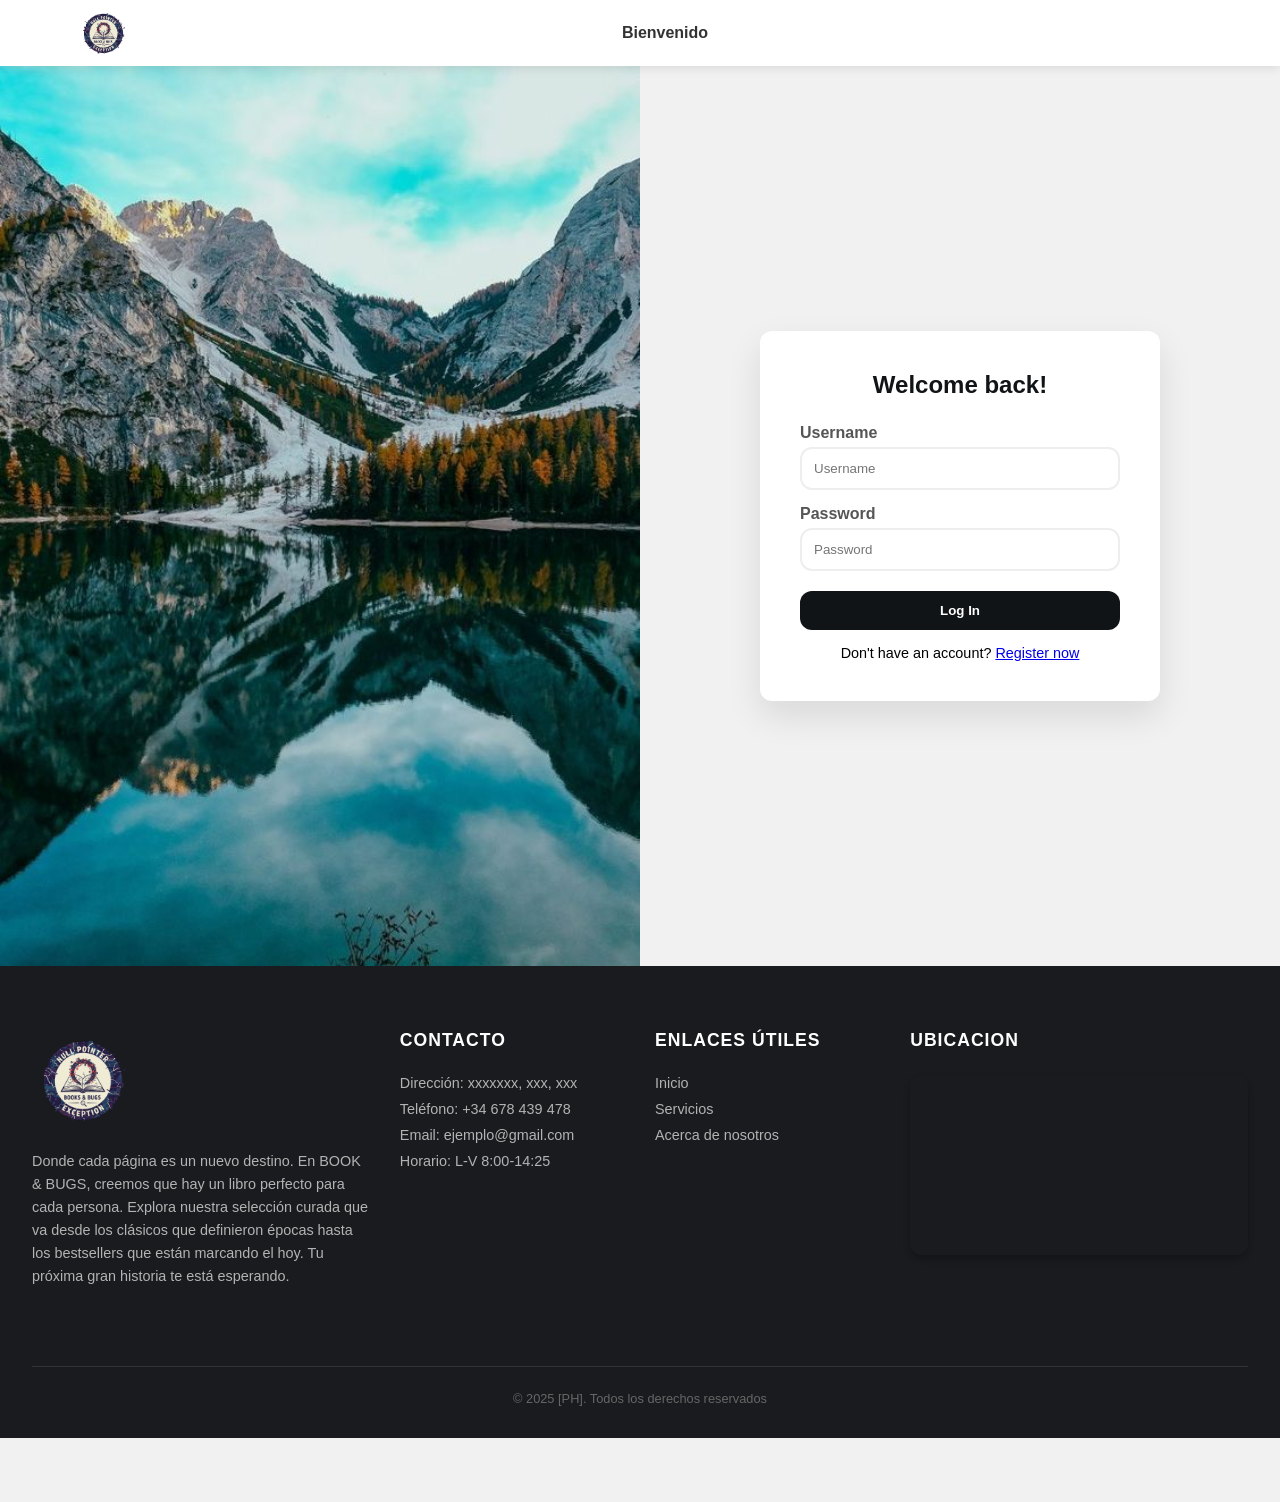
<file: view/html/ordersHistory.html>
<!DOCTYPE html>
<html lang="es">

<head>
  <meta charset="UTF-8">
  <meta name="viewport" content="width=device-width, initial-scale=1.0">
  <meta name="description" content="Librería online para gestionar, buscar y comentar libros.">
  <title>Historial de Compras</title>
  <link rel="icon" type="image/png" href="../assets/img/Book&Bugs_Logo.png" />
  <script type="module" src="../assets/js/ordersHistory.js"></script>
  <link rel="stylesheet" href="../assets/css/ordersHistory.css">
  <link rel="stylesheet" href="../assets/css/style.css">

</head>

<body>
  <!-- Inicio: cabecera comun -->
  <header class="main-header">
    <nav class="nav-container">
      <a href="main.html" class="logo-link">
        <img src="../assets/img/Book&Bugs_Logo.png" alt="Logo" class="logo">
      </a>

      <div class="welcome-text">Bienvenido</div>

      <div class="search-group">
        <form id="searchForm">
          <input type="text" id="search-input" placeholder="Buscar Titulo, Autor o ISBN" autocomplete="off">
          <div id="suggestionsList" class="suggestions-list"></div>
        </form>
        <button class="search-clear-btn" id="clearBtn" aria-label="Limpiar búsqueda">x</button>
      </div>

      <ul class="nav-menu">
        <li><a href="login.html" class="nav-link">Iniciar Sesión</a></li>
        <li><a href="#" class="nav-link" id="opcionesLink">Opciones</a></li>
        <li><a href="#" class="nav-link" id="btnLogout">Cerrar Sesión</a></li>
        <li><a href="ordersHistory.html" class="nav-link">Historial de Compras</a></li>
      </ul>
    </nav>
  </header>
  <!-- Fin: cabecera comun -->
  <main>
    <!-- Inicio: historial cargado por JS -->
    <div id="ordersContainer">
    </div>
    <!-- Fin: historial cargado por JS -->
  </main>
  <!-- Inicio: footer comun -->
  <footer>
    <div class="brand-col">
      <img src="../assets/img/Book&Bugs_Logo.png" alt="Logo" width="100">
      <p class="desc">
        Donde cada página es un nuevo destino. En BOOK & BUGS, creemos que hay un libro perfecto para cada persona.
        Explora nuestra selección curada que va desde los clásicos que definieron épocas hasta los bestsellers que están
        marcando el hoy. Tu próxima gran historia te está esperando.
      </p>
    </div>
    <ul class="footerList">
      <li class="listTitle">Contacto</li>
      <li>Dirección: xxxxxxx, xxx, xxx</li>
      <li>Teléfono: +34 678 439 478</li>
      <li>Email: ejemplo@gmail.com</li>
      <li>Horario: L-V 8:00-14:25</li>
    </ul>
    <ul id="footerLink">
      <li class="listTitle">Enlaces útiles</li>
      <li>Inicio</li>
      <li>Servicios</li>
      <li>Acerca de nosotros</li>
    </ul>
    <div class="map">
      <p class="listTitle">Ubicacion</p>
      <iframe
        src="https://www.google.com/maps/embed?pb=!1m18!1m12!1m3!1d2903.4665578500917!2d-2.9767551238415364!3d43.30449177112096!2m3!1f0!2f0!3f0!3m2!1i1024!2i768!4f13.1!3m3!1m2!1s0xd4e5a896ea04725%3A0x42b47eab7fd92f60!2sC.%20Tartanga%2C%204%2C%2048950%20Erandio%2C%20Vizcaya!5e0!3m2!1ses!2ses!4v1761209636743!5m2!1ses!2ses"
        width="300" height="200" style="border: 0" allowfullscreen="" loading="lazy"
        referrerpolicy="no-referrer-when-downgrade"></iframe>
    </div>
    <p class="copyright">© 2025 [PH]. Todos los derechos reservados</p>
  </footer>
  <!-- Fin: footer comun -->
</body>

</html>
</file>
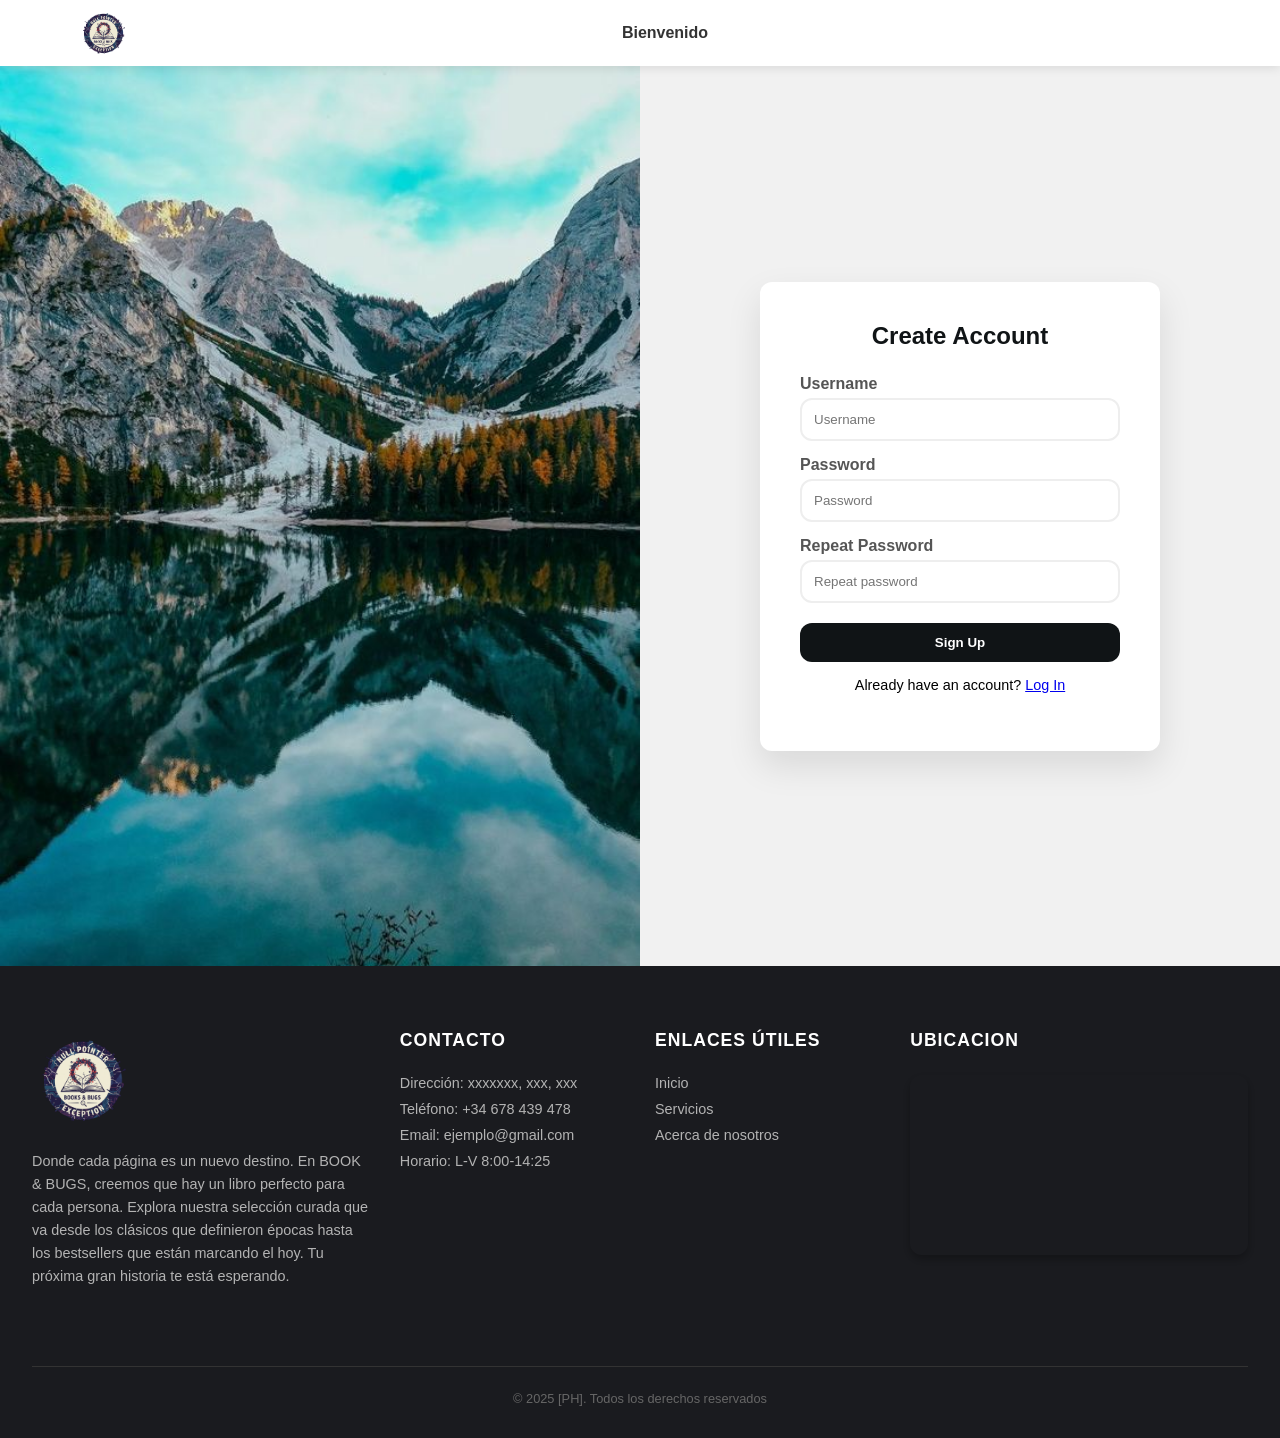
<file: view/html/singup.html>
<!DOCTYPE html>
<html lang="es">

<head>
  <meta charset="UTF-8" />
  <meta name="viewport" content="width=device-width, initial-scale=1.0" />
  <meta name="description" content="Librería online para gestionar, buscar y comentar libros.">
  <title>MyWebsite SignUp</title>
  <link rel="icon" type="image/png" href="../assets/img/Book&Bugs_Logo.png" />
  <link rel="stylesheet" href="../assets/css/loginSingUp.css" />
  <link rel="stylesheet" href="../assets/css/style.css" />
  <script type="module" src="../assets/js/signUp.js"></script>
</head>

<body>
  <!-- Inicio: cabecera comun -->
  <header class="main-header">
    <nav class="nav-container">
      <a href="main.html" class="logo-link">
        <img src="../assets/img/Book&Bugs_Logo.png" alt="Logo" class="logo">
      </a>

      <div class="welcome-text">Bienvenido</div>

      <div class="search-group">
        <form id="searchForm">
          <input type="text" id="search-input" placeholder="Buscar Titulo, Autor o ISBN" autocomplete="off">
          <div id="suggestionsList" class="suggestions-list"></div>
        </form>
        <button class="search-clear-btn" id="clearBtn" aria-label="Limpiar búsqueda">x</button>
      </div>

      <ul class="nav-menu">
        <li><a href="login.html" class="nav-link">Iniciar Sesión</a></li>
        <li><a href="#" class="nav-link" id="opcionesLink">Opciones</a></li>
        <li><a href="#" class="nav-link" id="btnLogout">Cerrar Sesión</a></li>
        <li><a href="ordersHistory.html" class="nav-link">Historial de Compras</a></li>
      </ul>
    </nav>
  </header>
  <!-- Fin: cabecera comun -->
  <main class="container">
    <!-- Inicio: panel visual -->
    <section class="leftPanel">
      <img src="../assets/img/mountainVertical.jpg" alt="Imagen de fondo" />
    </section>
    <!-- Fin: panel visual -->
    <!-- Inicio: formulario de registro -->
    <section class="rightPanel">
      <form class="loginForm" id="signupForm">
        <h2>Create Account</h2>
        <label for="username">Username</label>
        <input type="text" id="username" name="username" placeholder="Username" required />
        <label for="pswd1">Password</label>
        <input type="password" id="pswd1" name="password" placeholder="Password" required />
        <label for="pswd2">Repeat Password</label>
        <input type="password" id="pswd2" name="password" placeholder="Repeat password" required />
        <button type="submit" class="btn btn-primary">Sign Up</button>

        <p class="registerLink">
          Already have an account? <a href="login.html">Log In</a>
        </p>
        <br />
        <h5 id="mensaje"></h5>
      </form>
    </section>
    <!-- Fin: formulario de registro -->
  </main>
  <!-- Inicio: footer comun -->
  <footer>
    <div class="brand-col">
      <img src="../assets/img/Book&Bugs_Logo.png" alt="Logo" width="100">
      <p class="desc">
       Donde cada página es un nuevo destino. En BOOK & BUGS, creemos que hay un libro perfecto para cada persona. Explora nuestra selección curada que va desde los clásicos que definieron épocas hasta los bestsellers que están marcando el hoy. Tu próxima gran historia te está esperando.
      </p>
    </div>
    <ul class="footerList">
      <li class="listTitle">Contacto</li>
      <li>Dirección: xxxxxxx, xxx, xxx</li>
      <li>Teléfono: +34 678 439 478</li>
      <li>Email: ejemplo@gmail.com</li>
      <li>Horario: L-V 8:00-14:25</li>
    </ul>
    <ul id="footerLink">
      <li class="listTitle">Enlaces útiles</li>
      <li>Inicio</li>
      <li>Servicios</li>
      <li>Acerca de nosotros</li>
    </ul>
    <div class="map">
      <p class="listTitle">Ubicacion</p>
      <iframe
        src="https://www.google.com/maps/embed?pb=!1m18!1m12!1m3!1d2903.4665578500917!2d-2.9767551238415364!3d43.30449177112096!2m3!1f0!2f0!3f0!3m2!1i1024!2i768!4f13.1!3m3!1m2!1s0xd4e5a896ea04725%3A0x42b47eab7fd92f60!2sC.%20Tartanga%2C%204%2C%2048950%20Erandio%2C%20Vizcaya!5e0!3m2!1ses!2ses!4v1761209636743!5m2!1ses!2ses"
        width="300" height="200" style="border: 0" allowfullscreen="" loading="lazy"
        referrerpolicy="no-referrer-when-downgrade"></iframe>
    </div>
    <p class="copyright">© 2025 [PH]. Todos los derechos reservados</p>
  </footer>
  <!-- Fin: footer comun -->
</body>

</html>
</file>
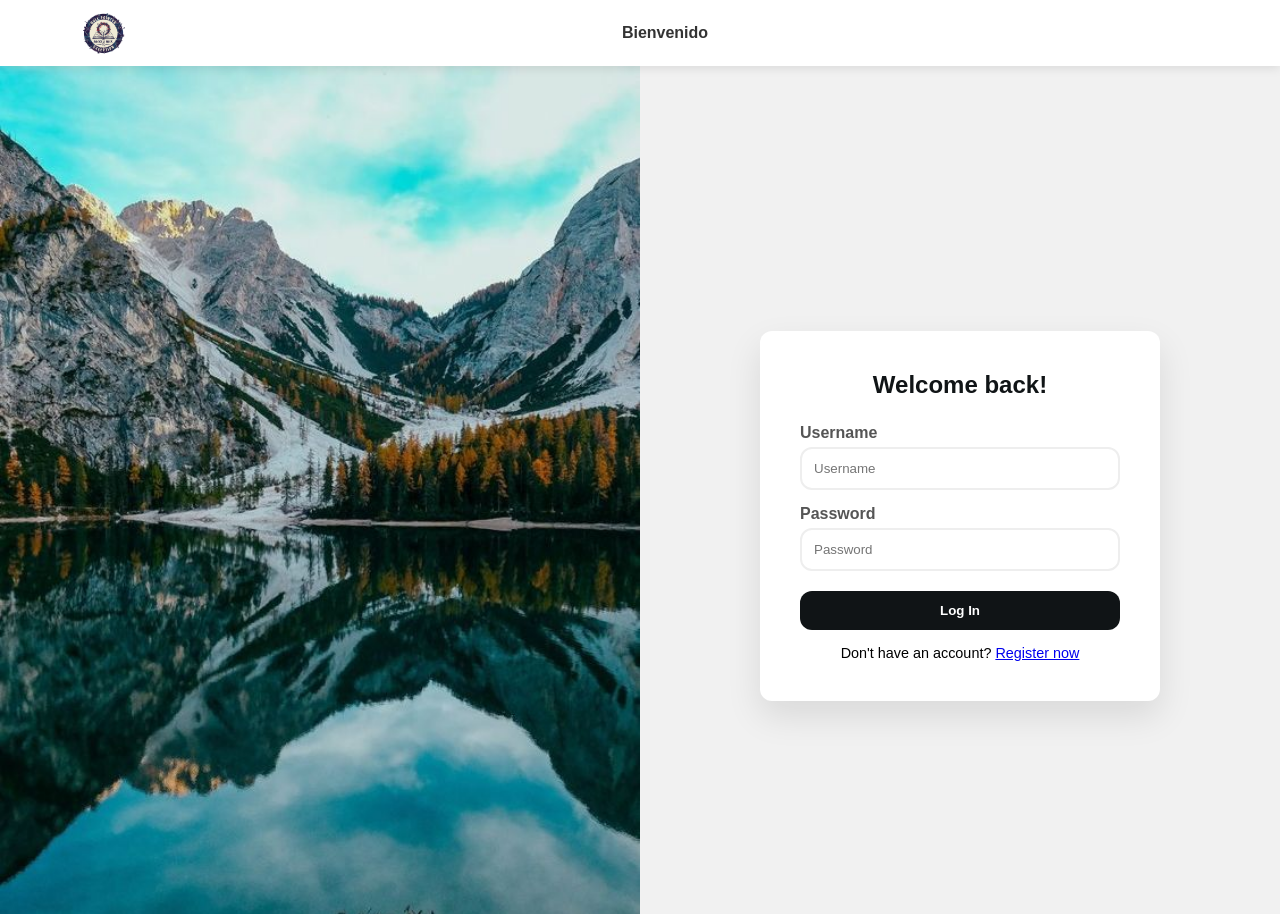
<file: view/html/viewComments.html>
<!DOCTYPE html>
<html lang="es">

<head>
    <meta charset="UTF-8">
    <title>Gestión de Comentarios</title>
    <link rel="icon" type="image/png" href="../assets/img/Book&Bugs_Logo.png">
    <link rel="stylesheet" href="../assets/css/style.css">
    <link rel="stylesheet" href="../assets/css/viewComments.css" />
    <script type="module" src="../assets/js/manageComments.js"></script>
</head>

<body>
    <!-- Inicio: cabecera comun -->
    <header class="main-header">
        <nav class="nav-container">
            <a href="main.html" class="logo-link">
                <img src="../assets/img/Book&Bugs_Logo.png" alt="Logo" class="logo">
            </a>

            <div class="welcome-text">Bienvenido</div>

            <div class="search-group">
                <form id="searchForm">
                    <input type="text" id="search-input" placeholder="Buscar Titulo, Autor o ISBN" autocomplete="off">
                    <div id="suggestionsList" class="suggestions-list"></div>
                </form>
                <button class="search-clear-btn" id="clearBtn" aria-label="Limpiar búsqueda">x</button>
            </div>

            <ul class="nav-menu">
                <li><a href="login.html" class="nav-link">Iniciar Sesión</a></li>
                <li><a href="#" class="nav-link" id="opcionesLink">Opciones</a></li>
                <li><a href="#" class="nav-link" id="btnLogout">Cerrar Sesión</a></li>
                <li><a href="ordersHistory.html" class="nav-link">Historial de Compras</a></li>
            </ul>
        </nav>
    </header>
    <!-- Fin: cabecera comun -->
    <!-- Inicio: comentarios del libro -->
    <main class="container">
        <section class="comments-section">
            <div id="bookInfo">
            </div>

            <div class="table-responsive">
                <table id="commentsTable">
                    <thead>
                        <tr>
                            <th>Usuario</th>
                            <th>Comentario</th>
                            <th>Acción</th>
                        </tr>
                    </thead>
                    <tbody id="commentsBody">
                    </tbody>
                </table>
            </div>
        </section>
    </main>
    <!-- Fin: comentarios del libro -->
    <!-- Inicio: footer comun -->
    <footer>
        <div class="brand-col">
            <img src="../assets/img/Book&Bugs_Logo.png" alt="Logo" width="100">
            <p class="desc">
                Donde cada página es un nuevo destino. En BOOK & BUGS, creemos que hay un libro perfecto para cada
                persona. Explora nuestra selección curada que va desde los clásicos que definieron épocas hasta los
                bestsellers que están marcando el hoy. Tu próxima gran historia te está esperando.
            </p>
        </div>
        <ul class="footerList">
            <li class="listTitle">Contacto</li>
            <li>Dirección: xxxxxxx, xxx, xxx</li>
            <li>Teléfono: +34 678 439 478</li>
            <li>Email: ejemplo@gmail.com</li>
            <li>Horario: L-V 8:00-14:25</li>
        </ul>
        <ul id="footerLink">
            <li class="listTitle">Enlaces útiles</li>
            <li>Inicio</li>
            <li>Servicios</li>
            <li>Acerca de nosotros</li>
        </ul>
        <div class="map">
            <p class="listTitle">Ubicacion</p>
            <iframe
                src="https://www.google.com/maps/embed?pb=!1m18!1m12!1m3!1d2903.4665578500917!2d-2.9767551238415364!3d43.30449177112096!2m3!1f0!2f0!3f0!3m2!1i1024!2i768!4f13.1!3m3!1m2!1s0xd4e5a896ea04725%3A0x42b47eab7fd92f60!2sC.%20Tartanga%2C%204%2C%2048950%20Erandio%2C%20Vizcaya!5e0!3m2!1ses!2ses!4v1761209636743!5m2!1ses!2ses"
                width="300" height="200" style="border: 0" allowfullscreen="" loading="lazy"
                referrerpolicy="no-referrer-when-downgrade"></iframe>
        </div>
        <p class="copyright">© 2025 [PH]. Todos los derechos reservados</p>
    </footer>
    <!-- Fin: footer comun -->

</body>

</html>
</file>
<file: view/assets/css/loading.css>
/* assets/css/loading.css */

/* --- CONFIGURACIÓN DE PANTALLA --- */
body {
    margin: 0;
    padding: 0;
    height: 100vh;
    width: 100vw;
    background-color: #f1f1f1; /* Mismo gris que tu login */
    display: flex;
    flex-direction: column;
    justify-content: center;
    align-items: center;
    overflow: hidden; /* Evita barras de scroll durante el vuelo */
    font-family: "Segoe UI", sans-serif;
}

/* El "carril" invisible por donde viaja el libro */
.flight-path {
    position: relative;
    width: 100%;
    height: 200px;
    display: flex;
    align-items: center;
}

/* --- ANIMACIÓN DEL LIBRO (TU CÓDIGO) --- */

/* Contenedor que se mueve de izquierda a derecha */
/* assets/css/loading.css */

/* ... (MANTÉN EL CSS ANTERIOR DEL BODY Y FLIGHT-PATH) ... */

/* --- CONFIGURACIÓN DE LOS LIBROS --- */

/* Clase base para todos los libros */
.book-container {
    position: absolute;
    left: -15%; /* Empiezan fuera */
    /* Importante: animation-fill-mode: backwards para que esperen fuera antes del delay */
    animation: flyAcross 3.5s linear forwards; 
}

/* VARIACIONES INDIVIDUALES */

/* Libro 1: Normal */
.b1 {
    top: 50%; /* Centrado vertical */
    animation-delay: 0s;
    z-index: 3;
}

/* Libro 2: Más arriba y sale más tarde */
.b2 {
    top: 30%; /* Más arriba */
    animation-delay: 0.3s; /* Retraso */
    transform: scale(0.8); /* Un poco más pequeño (perspectiva) */
    opacity: 0.9;
    z-index: 1;
}

/* Libro 3: Más abajo y sale aún más tarde */
.b3 {
    top: 65%; /* Más abajo */
    animation-delay: 0.6s; /* Más retraso */
    transform: scale(0.9);
    z-index: 2;
}

/* ... (MANTÉN EL RESTO DEL CSS: .book, .page, keyframes, etc.) ... */

/* El libro en sí */
.book {
    position: relative;
    width: 60px;
    height: 40px;
    background: #333; /* Color de la cubierta (lomo) */
    border-radius: 2px;
    /* Animación de rebote vertical */
    animation: bounce 0.6s ease-in-out infinite alternate;
}

/* Páginas (Alas) */
.page {
    width: 30px;
    height: 40px;
    background: white;
    position: absolute;
    top: -5px;
    border: 1px solid #ccc;
}

.page.left {
    left: 0;
    border-radius: 5px 0 0 5px;
    transform-origin: right center;
    animation: flapLeft 0.6s ease-in-out infinite alternate;
}

.page.right {
    right: 0;
    border-radius: 0 5px 5px 0;
    transform-origin: left center;
    animation: flapRight 0.6s ease-in-out infinite alternate;
}

/* --- TEXTO DE CARGA --- */
.loading-text {
    font-size: 1.5rem;
    color: #333;
    margin-top: 20px;
    font-weight: bold;
    opacity: 0;
    animation: fadeIn 1s ease-in forwards;
    animation-delay: 0.5s;
}

/* --- KEYFRAMES --- */

@keyframes flapLeft {
    0% { transform: rotateY(0deg); }
    100% { transform: rotateY(-50deg); }
}

@keyframes flapRight {
    0% { transform: rotateY(0deg); }
    100% { transform: rotateY(50deg); }
}

@keyframes bounce {
    0% { transform: translateY(0); }
    100% { transform: translateY(-15px); }
}

@keyframes flyAcross {
    0% { left: -15%; }
    100% { left: 115%; }
}

@keyframes fadeIn {
    0% { opacity: 0; }
    100% { opacity: 1; }
}
</file>
<file: view/assets/css/bookOptions.css>
/* Variables de gestion de libros */
:root {
  --primary-color: #101416;
  --primary-hover: #333333;
  --secondary-color: #ffffff;
  --background-color: #f4f4f4;
  --btn-add-color: #28a745;    
  --btn-edit-color: #ffc107;  
  
  --border-radius: 12px;
  --font-family: "Segoe UI", sans-serif;
  --shadow-soft: 0 4px 15px rgba(0, 0, 0, 0.05);
  --shadow-hover: 0 8px 25px rgba(0, 0, 0, 0.1);
}

/* Base */
* {
  margin: 0;
  padding: 0;
  box-sizing: border-box;
}

body, html {
  height: 100%;
  font-family: var(--font-family);
  background-color: var(--background-color);
}

/* Layout de opciones */
.books-page {
  padding: 20px;
  min-height: 100vh;
  display: flex;
  flex-direction: column;
  align-items: center;
}

/* Topbar antigua, no aparece en el HTML actual */
.books-topbar {
  display: flex;
  justify-content: space-between;
  align-items: center;
  background-color: white;
  padding: 15px 30px;
  margin-bottom: 50px; 
  border-radius: var(--border-radius);
  box-shadow: var(--shadow-soft);
  width: 90%;
  max-width: 1000px;
}

.logo-diamond {
  font-weight: 800;
  font-size: 1.2rem;
  color: var(--primary-color);
  border: 2px solid var(--primary-color);
  padding: 5px 15px;
  transform: skew(-10deg); /* Efecto inclinado */
  text-transform: uppercase;
}

.btn-back {
  text-decoration: none;
  color: var(--primary-color);
  font-weight: 600;
  border: 2px solid var(--primary-color);
  padding: 8px 20px;
  border-radius: var(--border-radius);
  transition: all 0.3s ease;
}

.btn-back:hover {
  background-color: var(--primary-color);
  color: white;
}

.books-actions {
  display: flex;
  flex-direction: column; 
  gap: 20px;
  width: 100%;
  max-width: 500px;
}

/* Botones de gestion */
.book-btn {
  display: flex;
  justify-content: center;
  align-items: center;
  width: 100%;
  padding: 20px;
  font-size: 1.2rem;
  font-weight: bold;
  text-transform: uppercase;
  letter-spacing: 1px;
  border: none;
  border-radius: var(--border-radius);
  cursor: pointer;
  background-color: white;
  box-shadow: var(--shadow-soft);
  transition: all 0.3s cubic-bezier(0.25, 0.8, 0.25, 1);
  position: relative;
  overflow: hidden;
  color: #555;
}

.book-btn:hover {
  transform: translateY(-5px);
  box-shadow: var(--shadow-hover);
  color: rgb(0, 0, 0); 
}
</file>
<file: view/assets/css/style.css>
:root {
  /* Colores */
  --primary-color: #101416;
  /* Negro corporativo */
  --primary-hover: #333333;
  /* Gris oscuro para hover */
  --secondary-color: #ffffff;
  /* Blanco */
  --danger-color: #d9534f;
  /* Rojo para acciones destructivas */
  --danger-hover: #c9302c;
  --background-color: #f1f1f1;
  /* Gris fondo */

  /* Configuración UI */
  --border-radius: 12px;
  /* Redondeo unificado#*/
  --input-padding: 12px;
  /* Relleno inputs/botones */
  --font-family: "Segoe UI", sans-serif;
}

* {
  margin: 0;
  padding: 0;
  box-sizing: border-box;
}

body,
html {
  height: 100%;
  font-family: "Segoe UI", sans-serif;
}

/* Focus styles for accessibility */
:focus-visible {
    outline: 3px solid #007bff;
    outline-offset: 2px;
}

/* --- Estilos del Header Principal --- */
.main-header {
  background-color: #ffffff;
  box-shadow: 0 2px 10px rgba(0, 0, 0, 0.1);
  /* Sombra suave */
  position: sticky;
  /* Se queda fijo al hacer scroll */
  top: 0;
  z-index: 1000;
  padding: 0.5rem 1rem;
}

/* Contenedor Flex para alinear todo horizontalmente */
.nav-container {
  display: flex;
  justify-content: space-between;
  align-items: center;
  width: 90%;
  margin: 0 auto;
  /* Centrar el contenido en pantallas grandes */
  gap: 20px;
  /* Espacio entre los grupos de elementos */
}

/* --- Logo --- */
.logo-link {
  display: flex;
  /* Elimina el comportamiento de texto del enlace */
  align-items: center;
  /* Centra la imagen perfectamente dentro del enlace */
  text-decoration: none;
  height: 50px;
  /* Opcional: Para forzar que el enlace mida lo mismo que la imagen */
}

.logo {
  height: 50px;
  width: auto;
  object-fit: contain;
  cursor: pointer;
  display: block;
  /* IMPORTANTE: Elimina el espacio fantasma inferior */
}

/* --- Texto de Bienvenida --- */
.welcome-text {
  font-weight: 600;
  color: #333;
  font-size: 1rem;
  white-space: nowrap;
  /* Evita que el texto se parta en dos líneas */
}

/* --- Grupo de Búsqueda --- */
.search-group {
  position: relative;
  /* Necesario para posicionar la 'x' */
  display: flex;
  align-items: center;
  flex-grow: 1;
  /* Ocupa el espacio disponible */
  max-width: 450px;
  /* Pero no más de 500px */
}

.suggestions-list {
  position: absolute;
  top: 100%;
  /* Justo debajo del input */
  left: 0;
  width: 100%;
  background: white;
  border: 1px solid #ccc;
  border-top: none;
  border-radius: 0 0 15px 15px;
  /* Redondeado solo abajo */
  box-shadow: 0 4px 6px rgba(0, 0, 0, 0.1);
  z-index: 1000;
  /* Encima de todo */
  display: none;
  /* Oculto por defecto */
  max-height: 300px;
  overflow-y: auto;
  /* Scroll si hay muchas */
}

.suggestion-item {
  padding: 10px 15px;
  cursor: pointer;
  font-size: 0.95rem;
  color: #333;
  display: flex;
  align-items: center;
  gap: 10px;
}

.suggestion-item i {
  color: #888;
  /* Icono de lupa gris */
  font-size: 0.9rem;
}

.suggestion-item:hover {
  background-color: #eee;
  /* Gris clarito al pasar el ratón */
}

/* Mostrar la lista cuando tenga contenido activo */
.suggestions-list.active {
  display: block;
}

#searchForm {
  width: 100%;
}

#search-input {
  width: 100%;
  padding: 10px 35px 10px 15px;
  /* Padding extra a la derecha para la 'x' */
  border: 1px solid #ddd;
  border-radius: 25px;
  /* Bordes redondeados modernos */
  outline: none;
  font-size: 0.9rem;
  transition: all 0.3s ease;
  background-color: #f9f9f9;
}

#search-input:focus {
  border-color: #000;
  /* Borde oscuro al escribir, estilo Nike */
  background-color: #fff;
  box-shadow: 0 0 0 2px rgba(0, 0, 0, 0.1);
}

.search-group:has(input:not(:placeholder-shown)) .search-clear-btn {
  display: block;
}

.search-clear-btn {
  display: none;
  position: absolute;
  right: 10px;
  background: none;
  border: none;
  font-size: 1.2rem;
  color: #999;
  cursor: pointer;
  padding: 0 5px;
  line-height: 1;
}

.search-clear-btn:hover {
  color: #333;
}

/* --- Menú de Navegación --- */
.nav-menu {
  list-style: none;
  display: flex;
  gap: 20px;
  align-items: center;
}

.nav-link {
  text-decoration: none;
  color: #333;
  font-weight: 500;
  font-size: 0.95rem;
  position: relative;
  transition: color 0.3s ease;
}

/* Efecto Hover: subrayado animado */
.nav-link::after {
  content: '';
  position: absolute;
  width: 0;
  height: 2px;
  bottom: -4px;
  left: 0;
  background-color: #000;
  transition: width 0.3s;
}

.nav-link:hover {
  color: #000;
}

.nav-link:hover::after {
  width: 100%;
}

/* --- Diseño Responsivo (Móvil) --- */
@media (max-width: 768px) {

  /* 1. Forzamos el contenedor a ser columna */
  .nav-container {
    flex-direction: column;
    gap: 15px;
    padding: 1.5rem 1rem;
    align-items: center;
  }

  /* 2. Reordenamos los elementos */
  .logo-link,
  .welcome-text {
    order: 1;
    /* Logo y usuario arriba */
  }

  .nav-menu {
    order: 2;
    /* Menú en medio */
    flex-direction: column;
    /* Enlaces uno encima de otro */
    gap: 12px;
    width: 100%;
    justify-content: center;
  }

  .search-group {
    order: 3;
    /* Buscador abajo del todo */
    width: 100%;
    max-width: 100%;
    margin-top: 10px;
  }

  /* 3. Ajuste de los enlaces en móvil */
  .nav-link {
    font-size: 1rem;
    padding: 5px 0;
  }
}

/* --- Footer Styles --- */
footer {
  background-color: #1a1b1f;
  /* Gris muy oscuro, casi negro: elegante para libros */
  color: #b3b3b3;
  /* Texto gris suave para no cansar la vista */
  padding: 4rem 2rem 2rem;
  font-family: 'Segoe UI', Tahoma, Geneva, Verdana, sans-serif;

  /* Sistema de Rejilla (Grid) para 4 columnas */
  display: grid;
  grid-template-columns: 1.5fr 1fr 1fr 1.5fr;
  gap: 30px;
  margin: 0 auto;
  /* Centrar footer si la pantalla es muy ancha */
  width: 100%;
}

/* 1. Sección de Descripción (Columna 1) */
/* Nota: Agruparemos logo y texto visualmente en la columna 1 */
footer .desc {
  font-size: 0.9rem;
  line-height: 1.6;
  margin-top: 1rem;
  width: 100%;
  grid-column: 1;
  /* Forza a quedarse en la primera columna */
}

/* Logo placeholder styling (por si añades la imagen luego) */
footer img {
  max-width: 150px;
  ;
  grid-column: 1;
}

/* 2. Títulos de las Listas */
.listTitle {
  color: #ffffff;
  /* Blanco puro para destacar */
  font-size: 1.1rem;
  font-weight: 600;
  margin-bottom: 1.5rem;
  text-transform: uppercase;
  letter-spacing: 1px;
  list-style: none;
  /* Quitar punto si es un LI */
}

/* 3. Listas Generales (Contacto y Enlaces) */
footer ul {
  list-style: none;
  padding: 0;
}

footer li {
  margin-bottom: 10px;
  font-size: 0.9rem;
  transition: all 0.3s ease;
}

/* Estilo específico para la lista de enlaces (la segunda ul) */
/* Asumimos que estos textos eventualmente serán links <a> */
footer ul:not(.footerList) li:hover {
  color: #fff;
  transform: translateX(5px);
  /* Pequeño desplazamiento a la derecha */
  cursor: pointer;
}

/* Estilo para los datos de contacto (Iconos visuales opcionales) */
.footerList li {
  display: flex;
  align-items: center;
  gap: 10px;
}

/* 4. Mapa (Columna 4) */
.map {
  width: 100%;
  display: flex;
  flex-direction: column;
}

.map iframe {
  width: 100%;
  height: 180px;
  /* Altura ajustada */
  border-radius: 12px;
  /* Bordes redondeados */
  box-shadow: 0 4px 10px rgba(0, 0, 0, 0.3);
  /* Filtro opcional: Mapa en escala de grises para que no desentone */
  filter: grayscale(80%);
  transition: filter 0.3s;
}

.map iframe:hover {
  filter: grayscale(0%);
  /* Vuelve a color al pasar el mouse */
}

/* 5. Copyright (Barra inferior) */
.copyright {
  grid-column: 1 / -1;
  /* Ocupa todo el ancho (las 4 columnas) */
  text-align: center;
  margin-top: 3rem;
  padding-top: 1.5rem;
  border-top: 1px solid #333;
  /* Línea separadora sutil */
  font-size: 0.8rem;
  color: #666;
}

#listTitle {
  border: 0;
}

/* --- Responsive Design (Móvil y Tablet) --- */
@media (max-width: 900px) {
  footer {
    grid-template-columns: 1fr 1fr;
    /* 2 columnas en tablets */
  }

  .copyright {
    margin-top: 2rem;
  }
}

@media (max-width: 600px) {
  footer {
    display: flex;
    flex-direction: column;
    /* Todo en una columna vertical en móviles */
    text-align: center;
    gap: 40px;
  }

  /* Centrar elementos en móvil */
  footer li,
  footer .desc {
    justify-content: center;
  }

  /* Resetear grid props en movil */
  footer .desc,
  footer img,
  .copyright {
    grid-column: auto;
  }
}

/* ======================================================
   4. MODAL NATIVO (<dialog>) Y ANIMACIÓN
   ====================================================== */
dialog {
  margin: auto;
  inset: 0;
  border: none;
  border-radius: 12px;
  padding: 30px;
  width: 90%;
  max-width: 400px;
  background: white;
  text-align: center;
  box-shadow: 0 10px 25px rgba(0, 0, 0, 0.2);
  z-index: 1000;
  animation: modalFadeIn 0.3s ease-out forwards;
}

dialog::backdrop {
  background-color: rgba(0, 0, 0, 0.5);
  backdrop-filter: blur(4px);
}

/* Contenido interno del Dialog */
.dialog-content {
  display: flex;
  flex-direction: column;
  align-items: center;
  gap: 20px;
}

.modal-actions {
  display: flex;
  gap: 15px;
  /* Espacio entre botones */
  justify-content: center;
  /* Centrados */
  width: 100%;
  margin-top: 15px;
}

.action-btn {
  padding: 10px 25px;
  border: none;
  border-radius: var(--border-radius, 8px);
  cursor: pointer;
  font-size: 1rem;
  font-weight: 600;
  transition: all 0.2s ease;

  /* Color por defecto (Para el botón "Confirmar") */
  background-color: var(--primary-color, #101416);
  color: white;
  box-shadow: 0 4px 6px rgba(0, 0, 0, 0.1);
}

#dialogMessage {
  font-size: 1.1rem;
  color: #333;
  line-height: 1.5;
}

/* Botón OK (Secundario) dentro del Modal */
.btn-secondary {
  background-color: var(--secondary-color);
  border: none;
  padding: 10px 30px;
  border-radius: 8px;
  cursor: pointer;
  font-weight: 600;
  transition: var(--transition, all 0.3s ease);
}

.btn-secondary:hover {
  background-color: #5a6268;
  transform: scale(1.05);
}

/* Definición de la Animación */
@keyframes modalFadeIn {
  from {
    opacity: 0;
    transform: scale(0.9);
  }
  to {
    opacity: 1;
    transform: scale(1);
  }
}

.btn-cancel {
  background-color: #6c757d;
  /* Gris elegante */
  color: white;
}

.btn-cancel:hover {
  background-color: #5a6268;
}
</file>
<file: view/assets/css/configProfile.css>
/* Variables de perfil */
:root {
  --primary-color: #101416;
  --primary-hover: #333333;
  --secondary-color: #ffffff;
  --danger-color: #d9534f;
  --danger-hover: #c9302c;
  --border-radius: 12px;
  --input-padding: 12px;
  --font-family: "Segoe UI", sans-serif;
  --shadow-card: 0 10px 25px rgba(0, 0, 0, 0.15);
}

/* Base y botones compartidos */
* {
  margin: 0;
  padding: 0;
  box-sizing: border-box;
}

body, html {
  height: 100%;
  font-family: var(--font-family);
  background-color: #f4f4f4;
}

.btn, .saveBtn, .deleteBtn, .adjustData, .checkUsOut {
  cursor: pointer;
  border-radius: var(--border-radius);
  font-weight: bold;
  border: none;
  transition: background-color 0.2s ease;
}

/* Bloque principal de perfil */
.mainHome {
  position: relative;
}

.hero-section {
  position: relative;
  height: 500px;
  width: 100%;
}

.mainPic {
  width: 100%;
  height: 100%;
  object-fit: cover;
  display: block;
}

.saveDataBox {
  position: absolute;
  top: 50%;
  left: 50%;
  transform: translate(-50%, -50%);
  background: #ffffff;
  padding: 40px;
  text-align: center;
  border-radius: 12px;
  width: 90%;
  max-width: 600px;
  border: 1px solid #ddd;
}

.saveDataBox h1 {
  margin-bottom: 20px;
  font-size: 2rem;
  color: #333;
}

.buttons {
  display: flex;
  justify-content: center;
  gap: 20px;
}

.adjustData {
  padding: 12px 25px;
  background: white;
  border: 2px solid #111;
  color: #111;
}

.adjustData:hover {
  background: #111;
  color: white;
}

.adminPanelSection {
  width: 100%;
  padding: 40px 20px;
  background-color: #f4f4f4;
  display: none;
  justify-content: center;
}

.adminPanelContainer {
  width: 100%;
  max-width: 1000px;
  background: white;
  padding: 30px;
  border-radius: 12px;
  border: 1px solid #ddd;
}

.panelHeader {
  border-bottom: 2px solid #f0f0f0;
  padding-bottom: 10px;
  margin-bottom: 20px;
}

.adminTable {
  width: 100%;
  border-collapse: collapse;
  margin-top: 10px;
}

.adminTable th {
  text-align: left;
  padding: 15px;
  background: #fafafa;
  color: #555;
  font-weight: 600;
  border-bottom: 2px solid #eee;
}

.adminTable td {
  padding: 15px;
  border-bottom: 1px solid #eee;
  color: #333;
}

.adminTable tr:hover {
  background-color: #fcfcfc;
}

.modal-overlay {
  display: none;
  position: fixed;
  inset: 0;
  background: rgba(0, 0, 0, 0.5);
  z-index: 2000;
  justify-content: center;
  align-items: center;
}

dialog {
  inset: 0;
  z-index: 3000;
  margin: auto;
  border: none;
  background: transparent;
  padding: 0;
  transition: none !important;
  animation: none !important;
  opacity: 0;
  pointer-events: none;
}

dialog[open] {
  opacity: 1;
  pointer-events: auto;
}

dialog::backdrop {
  background: rgba(0, 0, 0, 0.5) !important;
  backdrop-filter: none !important;
  -webkit-backdrop-filter: none !important;
  transition: none !important;
  animation: none !important;
}

.popupCard {
  background: #ffffff;
  border-radius: 20px;
  box-shadow: 0 0 0 1px rgba(0,0,0,0.1), 0 10px 30px rgba(0,0,0,0.2);
  padding: 40px;
  position: relative;
  max-height: 90vh;
  overflow-y: auto;
  width: 800px;
  max-width: 100%;
}

.small-modal {
  width: 400px;
  text-align: center;
  padding: 30px;
}

.form-title {
  margin-bottom: 25px;
  font-size: 1.5rem;
  color: #333;
}

.form-grid {
  display: grid;
  grid-template-columns: 1fr 1fr;
  gap: 20px;
  margin-bottom: 25px;
}

.full-width {
  grid-column: span 2;
}

.form-floating {
  position: relative;
  height: 55px;
  width: 100%;
}

.form-floating input,
.form-floating select {
  width: 100%;
  height: 100%;
  padding: 20px 15px 5px 15px;
  border: 1px solid #ccc;
  border-radius: 8px;
  background: white;
  font-size: 1rem;
  outline: none;
  margin-bottom: 0;
  font-family: var(--font-family);
}

.form-floating label {
  position: absolute;
  left: 15px;
  top: 50%;
  transform: translateY(-50%);
  color: #888;
  pointer-events: none;
  background-color: transparent;
  padding: 0 5px;
  transition: all 0.2s ease-out;
}

.form-floating input:focus,
.form-floating input:not(:placeholder-shown),
.form-floating select:focus {
  border-color: var(--primary-color);
}

.form-floating input:focus-visible,
.form-floating select:focus-visible,
.adjustData:focus-visible,
.saveBtn:focus-visible,
.deleteBtn:focus-visible {
  outline: 2px solid #0056b3;
  outline-offset: 2px;
}

.form-floating input:focus + label,
.form-floating input:not(:placeholder-shown) + label,
.form-floating select:focus + label,
.form-floating select:valid + label {
  top: 10px;
  font-size: 0.75rem;
  color: var(--primary-color);
  font-weight: 600;
  transform: none;
}

.form-floating input:disabled {
  background-color: #f9f9f9;
  color: #666;
}

.changePwdBtn {
  height: 100%;
  width: 100%;
  background: #f8f8f8;
  border: 1px dashed #bbb;
  color: #555;
  border-radius: 8px;
  cursor: pointer;
  font-weight: 600;
  display: flex;
  align-items: center;
  justify-content: center;
}

.changePwdBtn:hover {
  background: #eee;
  border-color: #888;
  color: #000;
}

.close-card-btn, .close-pass-btn {
  position: absolute;
  top: 20px;
  right: 25px;
  background: transparent;
  border: none;
  font-size: 28px;
  color: #aaa;
  cursor: pointer;
  line-height: 1;
  padding: 0;
}

.close-pass-btn {
  top: 15px;
  right: 15px;
  font-size: 1.5rem;
}

.close-card-btn:hover,
.close-pass-btn:hover {
  color: #333;
}

.actions {
  margin-top: 30px;
  display: flex;
  gap: 15px;
  justify-content: flex-end;
}

.modal-actions {
  margin-top: 20px;
  gap: 10px;
}

.saveBtn {
  background: var(--primary-color);
  color: white;
  padding: 12px 25px;
}

.saveBtn:hover {
  background: #000;
}

.deleteBtn {
  background: white;
  border: 1px solid #ddd;
  color: #555;
  padding: 12px 25px;
}

.deleteBtn:hover {
  border-color: var(--danger-color);
  color: var(--danger-color);
}

.full-width-btn {
  width: 100%;
}

.card-help {
  display: block;
  font-size: 0.8rem;
  color: #666;
  margin-top: 2px;
  padding-left: 2px;
}

.status-msg {
  display: block;
  text-align: center;
  color: green;
  margin-top: 10px;
  min-height: 20px;
}

@media (max-width: 650px) {
  .form-grid {
    grid-template-columns: 1fr;
  }
  .full-width {
    grid-column: span 1;
  }
  .actions {
    flex-direction: column;
  }
  .saveBtn, .deleteBtn {
    width: 100%;
  }
  .popupCard {
    padding: 25px;
  }
}
</file>
<file: view/assets/css/crudBook.css>
/* Variables del formulario de libros */
:root {
  --primary-color: #28a745;
  --primary-hover: #218838;
  --danger-color: #dc3545;
  --dark-color: #343a40;
  --mid-gray: #495057;
  --light-gray: #f8f9fa;
  --border-color: #ced4da;
  --focus-color: #80bdff;
  --font-family: "Segoe UI", Tahoma, Geneva, Verdana, sans-serif;
  --shadow-sm: 0 2px 5px rgba(0, 0, 0, 0.1);
  --shadow-lg: 0 15px 40px rgba(0, 0, 0, 0.2);
}

/* Layout principal */
.main-content {
  max-width: 950px;
  margin: 40px auto;
  padding: 0 20px;
  font-family: var(--font-family);
}

.page-title {
  text-align: center;
  color: #333;
  margin-bottom: 30px;
  font-size: 2rem;
  font-weight: 600;
}

/* Selector de libro en modo edicion */
.search-section {
  background: var(--light-gray);
  padding: 25px;
  border-radius: 10px;
  margin-bottom: 30px;
  border: 1px solid #e9ecef;
}

.search-group {
  display: flex;
  gap: 15px;
  margin-top: 10px;
  align-items: center;
}

.search-select {
  flex: 1;
  max-width: 400px;
  padding: 10px 15px;
  border: 1px solid var(--border-color);
  border-radius: 6px;
  font-size: 1rem;
}

.btn-search {
  padding: 10px 25px;
  background-color: var(--mid-gray);
  color: white;
  border: none;
  border-radius: 6px;
  cursor: pointer;
  font-weight: 500;
  transition: background 0.3s;
}

.btn-search:hover {
  background-color: var(--dark-color);
}

.search-msg {
  margin-top: 10px;
  color: var(--danger-color);
  font-size: 0.9rem;
}

/* Formulario de libro */
.form-section {
  background: #fff;
  padding: 40px;
  border-radius: 12px;
  box-shadow: 0 5px 20px rgba(0, 0, 0, 0.08);
}

.form-grid {
  display: grid;
  grid-template-columns: repeat(2, 1fr);
  gap: 25px;
}

.input-group {
  display: flex;
  flex-direction: column;
  align-items: flex-start;
}

.input-group label {
  margin-bottom: 8px;
  font-weight: 600;
  color: var(--mid-gray);
  font-size: 0.95rem;
}

.input-group input,
.input-group textarea {
  padding: 10px 12px;
  border: 1px solid var(--border-color);
  border-radius: 6px;
  font-size: 0.95rem;
  transition: border-color 0.2s, box-shadow 0.2s;
  width: 100%;
  box-sizing: border-box;
}

.input-group input {
  max-width: 90%;
}

.input-group input:focus,
.input-group textarea:focus {
  border-color: var(--focus-color);
  outline: none;
  box-shadow: 0 0 0 3px rgba(0, 123, 255, 0.15);
}

.input-group input:focus-visible,
.input-group textarea:focus-visible,
.btn-search:focus-visible,
.action-btn:focus-visible,
.btn-close-dialog:focus-visible {
  outline: 2px solid #0056b3;
  outline-offset: 2px;
}

.input-group.small input {
  width: 150px;
}

.input-group.full-width {
  grid-column: span 2;
}

.input-group.full-width input,
.input-group.full-width textarea {
  max-width: 100%;
}

.drop-zone {
  width: 100%;
  max-width: 100%;
  height: 180px;
  padding: 20px;
  display: flex;
  align-items: center;
  justify-content: center;
  text-align: center;
  font-family: inherit;
  font-weight: 500;
  font-size: 1rem;
  cursor: pointer;
  color: #adb5bd;
  border: 3px dashed var(--border-color);
  border-radius: 10px;
  background-color: var(--light-gray);
  transition: border-color 0.3s, background-color 0.3s;
  position: relative;
  overflow: hidden;
}

.drop-zone:hover,
.drop-zone--over {
  border-color: var(--primary-color);
  background-color: rgba(40, 167, 69, 0.05);
  color: var(--primary-color);
}

.drop-zone__input {
  display: none;
}

.drop-zone__thumb {
  width: 100%;
  height: 100%;
  border-radius: 8px;
  background-color: #e9ecef;
  background-size: contain;
  background-repeat: no-repeat;
  background-position: center;
}

.actions {
  margin-top: 40px;
  text-align: right;
  border-top: 1px solid #e9ecef;
  padding-top: 20px;
}

.action-btn {
  background-color: var(--primary-color);
  color: white;
  padding: 12px 40px;
  border: none;
  border-radius: 6px;
  font-size: 1rem;
  font-weight: 600;
  cursor: pointer;
  box-shadow: var(--shadow-sm);
  transition: transform 0.1s, background-color 0.2s;
}

.action-btn:hover {
  background-color: var(--primary-hover);
  transform: translateY(-1px);
}

.action-btn:active {
  transform: translateY(0);
}

.requirements-dialog {
  border: none;
  border-radius: 10px;
  padding: 0;
  box-shadow: var(--shadow-lg);
  max-width: 420px;
  width: 90%;
  overflow: hidden;
}

.requirements-dialog::backdrop {
  background-color: rgba(0, 0, 0, 0.5);
  backdrop-filter: blur(3px);
}

.dialog-header {
  background-color: var(--danger-color);
  color: white;
  padding: 15px 20px;
  font-weight: 600;
  font-size: 1.1rem;
}

.dialog-body {
  padding: 25px 20px;
  background: #fff;
  color: #333;
}

.requirements-list {
  margin: 10px 0 0 0;
  padding-left: 20px;
}

.requirements-list li {
  margin-bottom: 8px;
  line-height: 1.4;
}

.dialog-footer {
  padding: 15px 20px;
  text-align: right;
  background: #f1f3f5;
}

.btn-close-dialog {
  background-color: var(--mid-gray);
  color: white;
  border: none;
  padding: 8px 20px;
  border-radius: 4px;
  cursor: pointer;
  font-weight: 500;
}

.btn-close-dialog:hover {
  background-color: var(--dark-color);
}

@media (max-width: 768px) {
  .form-grid {
    grid-template-columns: 1fr;
  }
  .input-group.full-width {
    grid-column: span 1;
  }
  .input-group input {
    max-width: 100%;
  }
}
</file>
<file: view/assets/css/deleteComment.css>
/* Tabla de libros */
h2 {
    color: #333;
    text-align: center;
    margin-bottom: 25px;
}

#booksTable {
    width: 100%;
    border-collapse: collapse;
    box-shadow: 0 4px 8px rgba(0,0,0,0.1);
    border-radius: 8px;
    overflow: hidden;
    margin-top: 20px;
    border: 1px solid #ccc; 
}

#booksTable th {
    background-color: #2c3e50;
    color: white;
    padding: 15px;
    text-transform: uppercase;
    font-size: 0.9rem;
    border: 1px solid #eee;
}

#booksTable td {
    padding: 12px;
    text-align: center;
    border: 1px solid #eee;
    background-color: white;
    color: #444;
}

#booksTable tr:hover td {
    background-color: #f9f9f9;
}

/* Portada dentro de tabla */
.book-cover-img {
    width: 50px;
    height: auto;
    border-radius: 4px;
}

/* Boton para revisar comentarios */
.view-comments-btn {
    background-color: #3498db;
    color: white;
    border: none;
    padding: 8px 16px;
    border-radius: 4px;
    cursor: pointer;
    font-size: 14px;
    transition: background-color 0.3s ease, transform 0.2s;
}

.view-comments-btn:hover {
    background-color: #2980b9;
    transform: scale(1.05);
}

/* Dialog de confirmacion */
#confirmDialogBtn {
    display: none;
}
.container {
    padding: 20px;
    max-width: 1000px;
    margin: 0 auto;
    height: auto !important; 
    display: block !important; 
    min-height: calc(100vh - 200px); 
}

/* Scroll de tabla */
.table-responsive {
    width: 100%;
    max-height: 500px; 
    overflow-y: auto;  
    overflow-x: hidden; 
    border: 1px solid #ccc;
    border-radius: 8px;
    margin-top: 20px;
    box-shadow: 0 4px 8px rgba(0,0,0,0.1);
}

/* Asegura que el encabezado se quede fijo mientras haces scroll */
#booksTable thead th {
    position: sticky;
    top: 0;
    z-index: 10;
    background-color: #2c3e50; /* Color que ya tenías definido */
}

#booksTable {
    width: 100%;
    border-collapse: collapse;
    margin-top: 0; 
}
</file>
<file: view/assets/css/loginSingUp.css>
/* ======================================================
   1. VARIABLES Y CONFIGURACIÓN BASE
   ====================================================== */
:root {
  --primary-color: #101416;     /* Negro corporativo */
  --primary-hover: #333333;    /* Gris oscuro para hover */
  --secondary-color: #6c757d;  /* Gris para botones secundarios */
  --bg-color: #f1f1f1;         /* Gris claro de fondo */
  --white: #ffffff;
  --border-radius: 15px;
  --transition: all 0.3s ease;
}

* {
  margin: 0;
  padding: 0;
  box-sizing: border-box;
}

body, html {
  height: 100%;
  font-family: "Segoe UI", sans-serif;
  background-color: var(--bg-color);
}

/* ======================================================
   2. ESTRUCTURA (SPLIT SCREEN)
   ====================================================== */
.container {
  display: flex;
  height: 100vh;
}

.leftPanel {
  width: 50%;
  height: 100%;
}

.leftPanel img {
  width: 100%;
  height: 100%;
  object-fit: cover;
}

.rightPanel {
  width: 50%;
  display: flex;
  justify-content: center;
  align-items: center;
  padding: 40px;
}

/* ======================================================
   3. ESTILOS DEL FORMULARIO
   ====================================================== */
.loginForm {
  width: 100%;
  max-width: 400px;
  background: var(--white);
  padding: 40px;
  border-radius: var(--border-radius);
  box-shadow: 0 15px 35px rgba(0, 0, 0, 0.1);
  transition: transform 0.3s ease;
}

.loginForm:hover {
    transform: translateY(-5px);
}

.loginForm h2 {
  text-align: center;
  margin-bottom: 25px;
  color: var(--primary-color);
  font-weight: 800;
}

.loginForm label {
  display: block;
  margin-top: 15px;
  font-weight: bold;
  color: #555;
}

.loginForm input {
  width: 100%;
  padding: 12px;
  margin-top: 5px;
  border: 2px solid #eee;
  border-radius: var(--border-radius);
  transition: all 0.3s ease;
  outline: none;
}

.loginForm input:focus {
    border-color: var(--primary-color);
    background-color: #fff;
    box-shadow: 0 0 0 4px rgba(16, 20, 22, 0.05);
}

/* Botón Principal (Log In / Sign Up) */
.btn-primary {
  width: 100%;
  padding: 12px;
  margin-top: 20px;
  background-color: var(--primary-color);
  color: var(--white);
  border: none;
  border-radius: var(--border-radius);
  cursor: pointer;
  font-weight: bold;
  transition: var(--transition);
}

.btn-primary:hover {
  background-color: var(--primary-hover);
}

.registerLink {
  text-align: center;
  margin-top: 15px;
  font-size: 0.9rem;
}

/* ======================================================
   5. RESPONSIVE
   ====================================================== */
@media (max-width: 768px) {
  .container {
    flex-direction: column;
    height: auto;
  }
  .leftPanel {
    width: 100%;
    height: 450px;
    margin-bottom: -470px;
  }
  .rightPanel {
    width: 100%;
  }
}
</file>
<file: view/assets/css/main.css>
/* Portada */
main {
  padding: 40px 20px; /* Espacio general para que nada toque los bordes del navegador */
  max-width: 1300px;
  margin: 0 auto;
  display: flex;
  flex-direction: column;
  gap: 20px; /* Crea una separación base entre secciones */
}
.main-title {
  font-family: 'Arial Black', sans-serif;
  font-size: 1.8rem;
  color: #333;
  
  /* EL TRUCO PARA EL ESPACIADO: */
  margin-top: 60px;    /* Espacio generoso con la sección anterior */
  margin-bottom: 25px; /* Espacio con el contenido que tiene debajo */
  
  padding-left: 10px;
  border-left: 5px solid #A2D2FF; /* Un detalle visual que combina con tus tarjetas */
  line-height: 1.2;
}
#defaultContent .main-title:first-child,
#searchSection .main-title:first-child {
  margin-top: 10px;
}
/* Valoraciones */
.book-rating {
  color: #FFD700;
  margin: 10px 0;
  font-size: 1.2rem;
}
/* Carrusel de mejor valorados */
.rating-books {
  /* Configuración */
  --card-width: 380px;
  /* Ancho de la tarjeta */
  --card-height: 190px;
  /* Alto de la tarjeta */
  --quantity: 4;
  /* Número de libros */
  --duration: 15s;
  /* Velocidad de la animación */

  width: 100%;
  max-width: 1200px;
  /* Ancho máximo del carrusel */
  margin-inline: auto;
  position: relative;
  height: calc(var(--card-height) + 20px);
  /* Altura justa + sombra */
  margin-top: 0;
  margin-bottom: 20px;
  overflow: hidden;

  /* La mascara crea un fade lateral sin modificar las tarjetas generadas por JS. */
  mask-image: linear-gradient(to right,
      rgba(0, 0, 0, 0),
      rgba(0, 0, 0, 1) 10%,
      rgba(0, 0, 0, 1) 90%,
      rgba(0, 0, 0, 0));

  &:hover .book-card {
    animation-play-state: paused;
  }
}


#ratingBooksContainer .book-card {
  width: var(--card-width);
  height: var(--card-height);
  position: absolute;
  /* Empieza fuera de la pantalla a la derecha */
  left: max(calc(var(--card-width) * var(--quantity)), 100%);

  /* Estilo Visual (Igual que antes) */
  background-color: #A2D2FF;
  border-radius: 20px;
  box-shadow: 0 4px 10px rgba(0, 0, 0, 0.1);
  padding: 15px;
  border: none;

  /* Layout interno de la tarjeta */
  display: grid;
  grid-template-columns: 120px 1fr;
  grid-template-rows: auto auto auto 1fr;
  column-gap: 15px;
  align-items: start;
  overflow: hidden;

  /* ANIMACIÓN */
  animation-name: autoScroll;
  animation-duration: var(--duration);
  animation-timing-function: linear;
  animation-iteration-count: infinite;

  &:hover {
    transform: scale(1.02);
    /* Efecto pop sutil */
    box-shadow: 0 10px 20px rgba(162, 210, 255, 0.4);
  }
}

@keyframes autoScroll {
  to {
    /* Se mueve hacia la izquierda hasta salir por el otro lado */
    left: calc(var(--card-width) * -1);
  }
}

/* El delay escalonado reparte las tarjetas de forma uniforme en el carrusel infinito. */
#ratingBooksContainer .book-card:nth-child(1) {
  animation-delay: calc(var(--duration) / var(--quantity) * (var(--quantity) - 1) * -1);
}

#ratingBooksContainer .book-card:nth-child(2) {
  animation-delay: calc(var(--duration) / var(--quantity) * (var(--quantity) - 2) * -1);
}

#ratingBooksContainer .book-card:nth-child(3) {
  animation-delay: calc(var(--duration) / var(--quantity) * (var(--quantity) - 3) * -1);
}

#ratingBooksContainer .book-card:nth-child(4) {
  animation-delay: calc(var(--duration) / var(--quantity) * (var(--quantity) - 4) * -1);
}

/* 3. La Imagen (A la izquierda, ocupando toda la altura) */
#ratingBooksContainer .book-image-card {
  grid-column: 1;
  /* Primera columna */
  grid-row: 1 / -1;
  /* Desde la primera línea hasta la última */

  height: 100%;
  /* Forzamos que llene el alto de la tarjeta */
  width: 100%;
  margin: 0;
  /* Quitamos el margin-bottom de tu CSS original */
  border-radius: 8px;
  /* Un poco menos redondeada para encajar */
  box-shadow: 2px 0 5px rgba(0, 0, 0, 0.1);
}

/* 4. El Título (Blanco, Grande y en Mayúsculas) */
#ratingBooksContainer .book-title {
  grid-column: 2;
  align-self: end;
  /* Pegado a la parte baja de su celda */

  color: white;
  font-family: 'Arial Black', sans-serif;
  /* Fuente gruesa */
  font-size: 1.4rem;
  text-transform: uppercase;
  line-height: 1;
  margin-top: 15px;
  text-shadow: 1px 1px 2px rgba(0, 0, 0, 0.1);
}

/* 5. El Autor (Blanco) */

#ratingBooksContainer .book-author {
  grid-column: 2;
  color: #f0f8ff;
  font-weight: 600;
  margin: 5px 0 0 0;
  font-size: 0.95rem;
}

/* 6. Las Estrellas */

#ratingBooksContainer .book-rating {
  grid-column: 2;
  margin: 8px 0 0 0;
  font-size: 1rem;
}

/* 7. Ocultar Precio y Stock (Opcional, según tu referencia visual) */
/* Como es un mismo template, los elementos existen, pero los ocultamos aquí */
#ratingBooksContainer .book-price,
#ratingBooksContainer .book-stock {
  display: none;
}

/* Grid de catalogo y resultados */
.rng-books,
.search-books {
  display: grid;
  /* Esto crea columnas automáticas que se ajustan al tamaño (responsive) */
  grid-template-columns: repeat(auto-fill, minmax(200px, 1fr));
  gap: 30px;
  padding: 2rem 5%;
}

/* Tarjeta de libro */
.book-card {
  background-color: #fff;
  border-radius: 12px;
  /* Bordes redondeados modernos */
  padding: 15px;
  box-shadow: 0 4px 15px rgba(0, 0, 0, 0.05);
  /* Sombra suave */
  transition: transform 0.3s ease, box-shadow 0.3s ease;

  /* subgrid alinea titulo, rating, precio y stock entre tarjetas de la misma fila. */
  display: grid;
  grid-template-columns: subgrid;
  grid-row: span 6;
  gap: 0;
  height: 100%;
  /* Fuerza a que ocupe toda la altura de la fila del grid */
  overflow: hidden;
  cursor: pointer;
}

.book-card:hover {
  transform: translateY(-5px);
  /* Se levanta un poco al pasar el ratón */
  box-shadow: 0 8px 25px rgba(0, 0, 0, 0.15);
}

/* --- La Imagen --- */
.book-image-card {
  width: 100%;
  aspect-ratio: 2/3;
  object-fit: cover;
  /* Evita que la imagen se estire o deforme, la recorta si es necesario */
  object-position: top center;
  /* Centra la imagen priorizando la parte superior */
  border-radius: 8px;
  margin-bottom: 15px;
}

/* --- Título del Libro --- */
.book-title {
  font-size: 1.1rem;
  font-weight: 700;
  color: #333;
  margin: 0 0 5px 0;

  overflow: hidden;
  line-height: 1.3;
}

/* --- Autor --- */
.book-author {
  font-size: 0.9rem;
  color: #777;
  margin: 0 0 10px 0;
  font-style: italic;
}

/* --- Estrellas / Rating --- */
.book-rating {
  margin-bottom: 10px;
  color: #ffc107;
  /* Color dorado */
  font-size: 0.9rem;
}

/* --- Precio --- */
.book-price {
  font-size: 1.3rem;
  font-weight: 800;
  color: #000;
  /* EMPUJAR AL FONDO: Esto hace que el precio siempre esté alineado abajo */
  margin-top: auto;
  padding-top: 10px;
}

/* --- Stock --- */
.book-stock {
  font-size: 0.85rem;
  color: #28a745;
  /* Verde si hay stock */
  font-weight: 500;
  margin-top: 5px;
}
</file>
<file: view/assets/css/opcAdmin.css>
/* Variables del panel admin */
:root {
  --primary-color: #101416;
  --secondary-color: #ffffff;
  --background-color: #f4f4f4;
  --text-color: #333;
  --text-light: #666;
  --border-radius: 12px;
  --font-family: "Segoe UI", sans-serif;
  --shadow-soft: 0 4px 15px rgba(0, 0, 0, 0.05);
  --shadow-hover: 0 10px 25px rgba(0, 0, 0, 0.1);
}

/* Base */
* {
  margin: 0;
  padding: 0;
  box-sizing: border-box;
}

body, html {
  height: 100%;
  font-family: var(--font-family);
  background-color: var(--background-color);
}

/* Topbar antigua, por si se recupera el layout anterior */
.topbar-admin {
  display: flex;
  justify-content: space-between;
  align-items: center;
  background-color: white;
  padding: 15px 30px;
  margin: 20px auto;
  border-radius: var(--border-radius);
  box-shadow: var(--shadow-soft);
  width: 90%;
  max-width: 1000px;
}

.user-info {
  display: flex;
  align-items: center;
  gap: 10px;
  font-weight: 600;
  color: var(--primary-color);
}

.home-link {
  text-decoration: none;
  color: var(--text-light);
  font-weight: 500;
  display: flex;
  align-items: center;
}

.home-link:hover {
  color: var(--primary-color);
}

/* Accesos del panel */
.admin-main {
  display: flex;
  flex-direction: column;
  align-items: center;
  padding-bottom: 50px;
}

.admin-actions {
  display: grid;
  grid-template-columns: repeat(4, 1fr);
  gap: 15px;
  width: 98%;
  max-width: 1500px;
  margin-top: 30px;
}

/* Tarjetas */
.admin-card {
  display: flex;
  flex-direction: column;
  align-items: center;
  justify-content: center;
  text-decoration: none;
  background: white;
  padding: 20px 5px;
  border-radius: var(--border-radius);
  box-shadow: var(--shadow-soft);
  transition: all 0.3s cubic-bezier(0.25, 0.8, 0.25, 1);
  border: 2px solid transparent;
  color: var(--text-color);
  text-align: center;
  height: 100%;
  min-width: 0;
}

.admin-card:hover {
  transform: translateY(-7px);
  box-shadow: var(--shadow-hover);
}

.card-icon {
  width: 90px;
  height: 90px;
  object-fit: contain;
  margin-bottom: 15px;
  display: block;
  transition: transform 0.3s;
}

.admin-card:hover .card-icon {
  transform: scale(1.15);
}

.card-title {
  font-size: 1rem;
  font-weight: 700;
  margin-bottom: 5px;
  color: var(--primary-color);
}

.card-desc {
  font-size: 0.8rem;
  color: var(--text-light);
  line-height: 1.3;
}

/* Responsive */
@media (max-width: 1100px) {
  .admin-actions {
    grid-template-columns: repeat(3, 1fr);
  }
}

@media (max-width: 600px) {
  .topbar-admin {
    flex-direction: column;
    gap: 15px;
    text-align: center;
  }
  
  .admin-actions {
    grid-template-columns: 1fr;
  }
}
</file>
<file: view/assets/css/ordersHistory.css>
#ordersContainer {
    max-width: 900px;
    margin: 40px auto;
    padding: 0 20px;
    font-family: 'Segoe UI', Tahoma, Geneva, Verdana, sans-serif;
    display: flex;
    flex-direction: column;
    gap: 30px;
}

.loading-msg, .error-msg, .no-orders {
    text-align: center;
    padding: 40px;
    color: #666;
}

.no-orders img {
    width: 100px;
    opacity: 0.6;
    margin-bottom: 20px;
}

.order-card {
    background-color: #fff;
    border-radius: 12px;
    box-shadow: 0 4px 15px rgba(0, 0, 0, 0.05);
    border: 1px solid #e0e0e0;
    overflow: hidden; /* Para que la cabecera respete el radio */
    transition: transform 0.2s ease, box-shadow 0.2s ease;
}

.order-card:hover {
    transform: translateY(-2px);
    box-shadow: 0 8px 20px rgba(0, 0, 0, 0.1);
}

.order-header {
    background-color: #f9f9f9;
    padding: 15px 25px;
    border-bottom: 1px solid #eee;
    display: flex;
    justify-content: space-between;
    align-items: center;
}

.header-left .order-id {
    display: block;
    font-weight: 700;
    font-size: 1.1rem;
    color: #333;
}

.header-left .order-date {
    font-size: 0.9rem;
    color: #888;
}

.header-right {
    text-align: right;
}

.order-total {
    display: block;
    font-size: 1.2rem;
    font-weight: 800;
    color: #2c3e50;
    margin-top: 5px;
}

.status-badge {
    display: inline-block;
    padding: 4px 12px;
    border-radius: 20px;
    font-size: 0.75rem;
    font-weight: bold;
    text-transform: uppercase;
}

.status-badge.completed {
    background-color: #e6fffa;
    color: #00b894; /* Verde */
}

.status-badge.pending {
    background-color: #fff8e1;
    color: #ffa000; /* Naranja */
}

/* =========================================
   CUERPO DEL PEDIDO (ITEMS)
   ========================================= */
.order-body {
    padding: 10px 25px;
}

/* ITEM INDIVIDUAL (LIBRO) */
.order-item {
    display: flex;
    gap: 20px;
    padding: 20px 0;
    border-bottom: 1px solid #f0f0f0;
    align-items: center;
}

.order-item:last-child {
    border-bottom: none; /* Quitar línea al último */
}

.item-cover {
    width: 70px;
    height: 105px;
    object-fit: cover;
    border-radius: 6px;
    box-shadow: 0 2px 5px rgba(0,0,0,0.1);
}

.item-details {
    flex-grow: 1;
}

.item-title {
    margin: 0 0 5px 0;
    font-size: 1.1rem;
    color: #333;
}

.item-meta {
    margin: 0;
    font-size: 0.9rem;
    color: #777;
}

.item-subtotal {
    margin: 8px 0 0 0;
    font-weight: 600;
    color: #444;
}

.btn-small {
    background-color: transparent;
    border: 1px solid #333;
    color: #333;
    padding: 6px 12px;
    border-radius: 6px;
    text-decoration: none;
    font-size: 0.85rem;
    transition: all 0.2s;
}

.btn-small:hover {
    background-color: #333;
    color: #fff;
}

@media (max-width: 600px) {
    .order-header {
        flex-direction: column;
        align-items: flex-start;
        gap: 10px;
    }
    
    .header-right {
        text-align: left;
        width: 100%;
        display: flex;
        justify-content: space-between;
        align-items: center;
    }

    .order-item {
        align-items: flex-start;
    }
    
    .btn-small {
        display: none;
    }
}
</file>
<file: view/assets/css/viewComments.css>
/* Gestion de comentarios */

.container {
    padding: 40px 20px;
    max-width: 1000px;
    margin: 0 auto;
}

/* Tabla de comentarios */
.modern-table {
    width: 100%;
    border-collapse: collapse;
    background-color: white;
    box-shadow: 0 4px 15px rgba(0,0,0,0.1);
    border-radius: 10px;
    overflow: hidden;
}

.modern-table thead {
    background-color: #2c3e50;
    color: white;
}

.modern-table th {
    padding: 15px;
    text-align: left;
    font-weight: 600;
}

.modern-table td {
    padding: 15px;
    border-bottom: 1px solid #eee;
    color: #444;
}

.modern-table tr:hover {
    background-color: #f8f9fa; /* Efecto al pasar el ratón */
}

/* Celdas con formato propio */
.user-cell {
    font-weight: bold;
    color: #3498db;
    width: 20%;
}

.text-cell {
    font-style: italic;
    color: #555;
}

.no-data {
    text-align: center;
    padding: 30px !important;
    color: #888;
}

/* Boton de borrado */
.delete-btn {
    background-color: #e74c3c;
    color: white;
    border: none;
    padding: 8px 12px;
    border-radius: 5px;
    cursor: pointer;
    font-size: 0.85rem;
    transition: background 0.3s;
}

.delete-btn:hover {
    background-color: #c0392b;
}
.container {
    padding: 20px;
    max-width: 1100px;
    margin: 0 auto;
    height: auto !important; 
    display: block !important;
    min-height: calc(100vh - 250px); /* Empuja el footer hacia abajo */
}

/* El "corazón" del scroll */
.table-responsive {
    width: 100%;
    max-height: 450px; /* Altura máxima antes de mostrar el scroll */
    overflow-y: auto;
    border: 1px solid #ddd;
    border-radius: 8px;
    box-shadow: 0 2px 10px rgba(0,0,0,0.05);
    margin-bottom: 20px;
}

/* Cabecera fija para no perder la referencia al hacer scroll */
#commentsTable thead th {
    position: sticky;
    top: 0;
    background-color: #2c3e50;
    color: white;
    z-index: 5;
    padding: 12px;
}

#commentsTable {
    width: 100%;
    border-collapse: collapse;
}

#commentsTable td {
    padding: 12px;
    border-bottom: 1px solid #eee;
    text-align: left;
}

/* Estilo opcional para las filas */
#commentsTable tr:hover {
    background-color: #fcfcfc;
}
</file>
